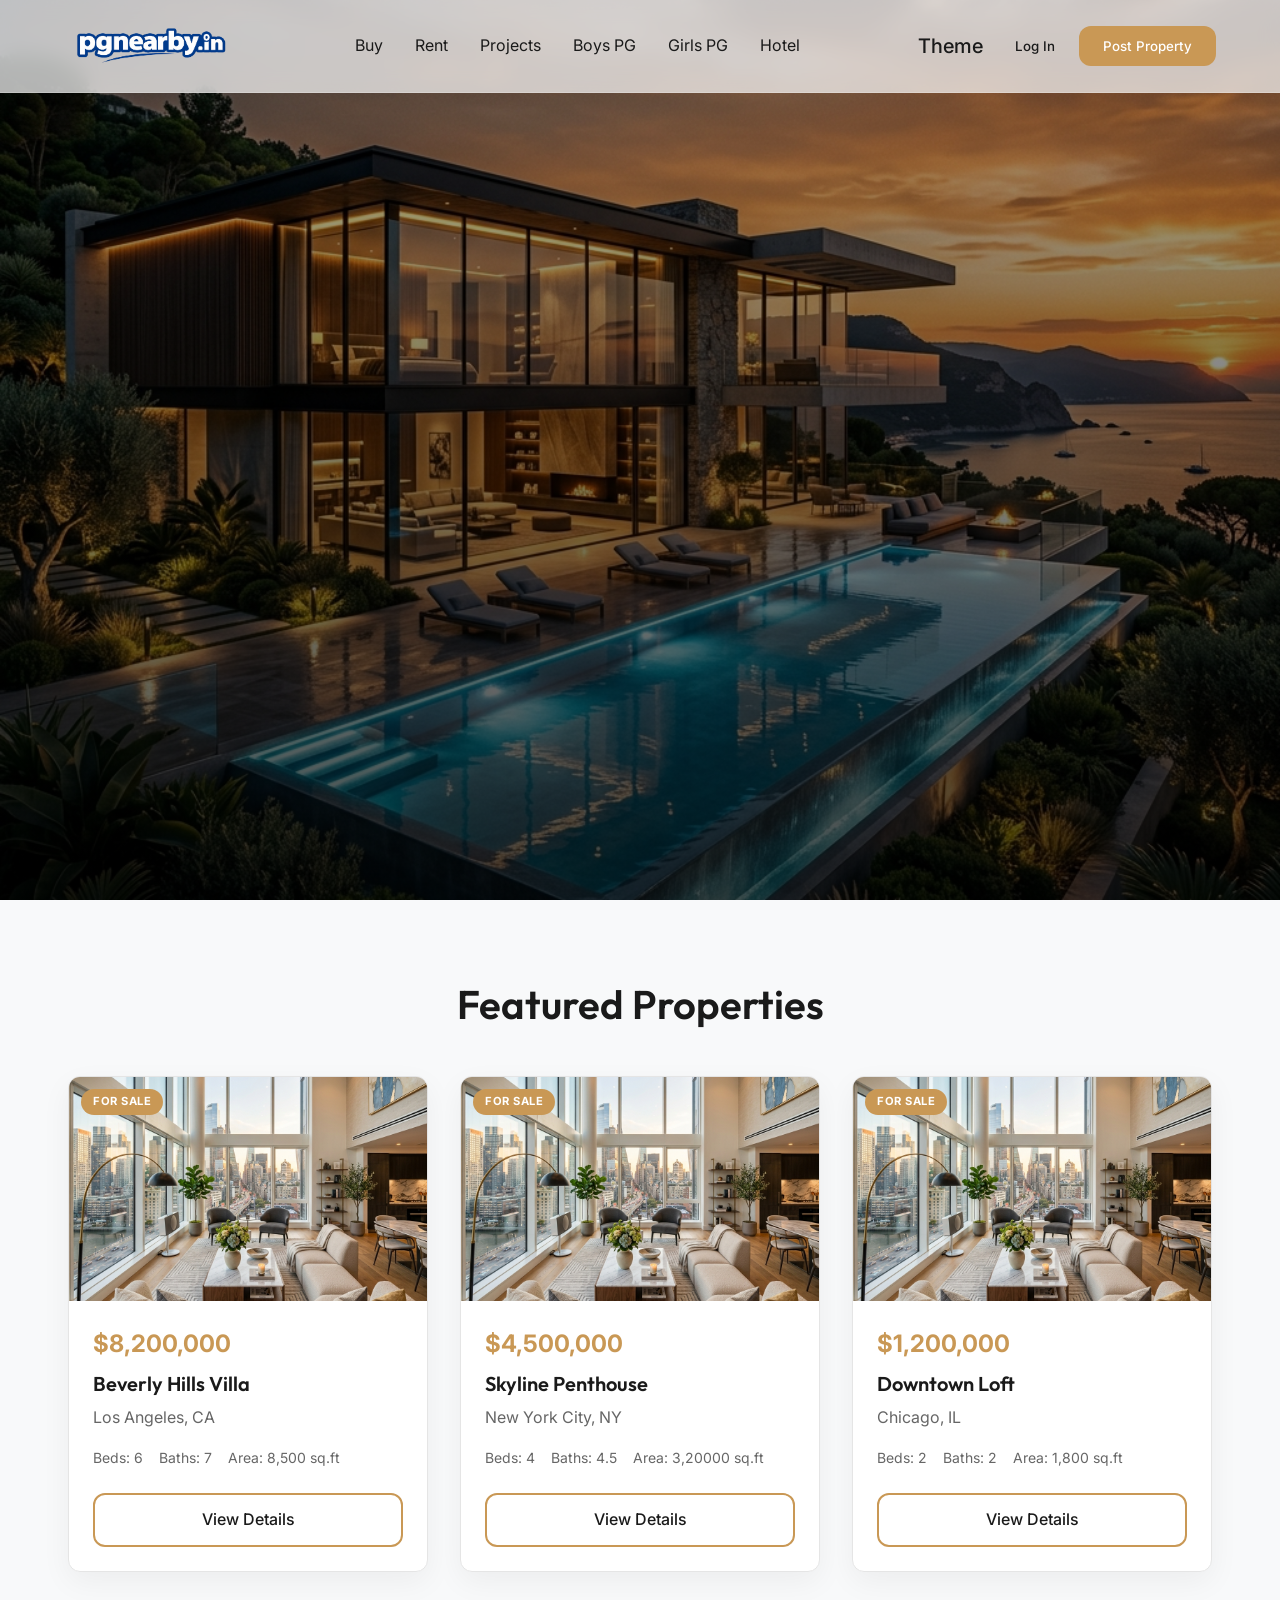
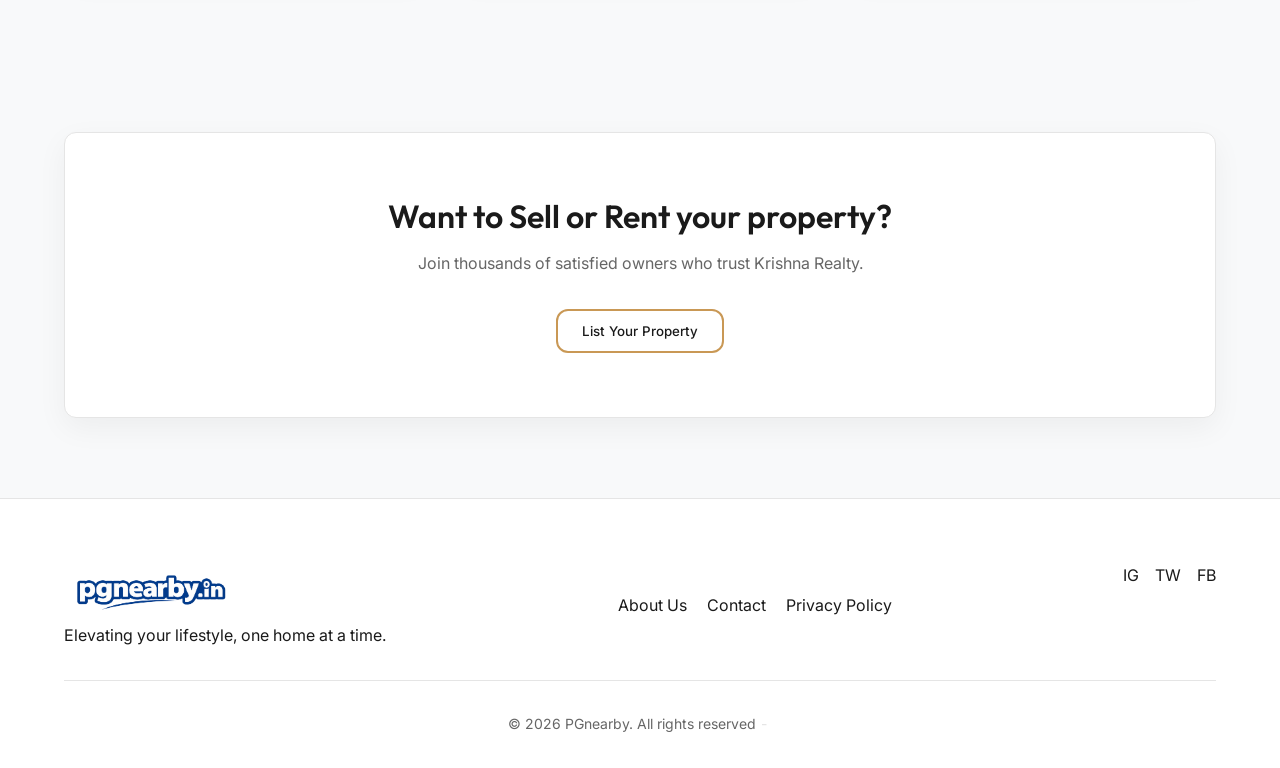
<file: index.html>
<!DOCTYPE html>
<html lang="en" data-theme="light">

<head>
    <meta charset="UTF-8">
    <meta name="viewport" content="width=device-width, initial-scale=1.0">
    <title>Krishna Realty | Premium Real Estate</title>
    <!-- Google Fonts -->
    <link
        href="https://fonts.googleapis.com/css2?family=Inter:wght@300;400;500;600&family=Outfit:wght@400;600;700&display=swap"
        rel="stylesheet">
    <!-- Stylesheets -->
    <link rel="stylesheet" href="css/index.css">
    <link rel="stylesheet" href="css/layout.css">
    <link rel="stylesheet" href="css/components.css">
    <link rel="stylesheet" href="css/animations.css">
    <link rel="stylesheet" href="css/admin.css">
    <link rel="stylesheet" href="css/details.css">
</head>

<body>

    <!-- MAIN VIEW -->
    <div id="view-main" class="view active">
        <!-- Navbar -->
        <nav class="navbar">
            <div class="logo">
                <img src="assets/images/logo-high-res.png" alt="PGnearby" class="site-logo">
            </div>
            <ul class="nav-links">
                <li><a href="buy.html">Buy</a></li>
                <li><a href="rent.html">Rent</a></li>
                <li><a href="projects.html">Projects</a></li>
                <li><a href="boyspg.html">Boys PG</a></li>
                <li><a href="girlspg.html">Girls PG</a></li>
                <li><a href="hotel.html">Hotel</a></li>
            </ul>
            <button id="nav-menu-toggle" class="nav-menu-toggle" aria-label="Open navigation menu" aria-expanded="false">Menu</button>
            <div class="nav-actions">
                <button id="theme-toggle" class="btn-icon" aria-label="Toggle Dark Mode">Theme</button>
                <button id="btn-user-login" class="btn-text">Log In</button>
                <button id="btn-user-logout" class="btn-text hidden">Logout</button>
                <button id="btn-post-property" class="btn-primary">Post Property</button>
            </div>
        </nav>

        <!-- Hero Section -->
        <header class="hero slide-up">
            <div class="hero-overlay"></div>
            <div class="hero-content">
                <h1 class="hero-title slide-up-delay-1">Discover Your Dream Home</h1>
                <p class="hero-subtitle slide-up-delay-2">Premium properties tailored for luxurious living.</p>

                <!-- Search Box -->
                <div class="search-box glass slide-up-delay-3">
                    <div class="search-tabs">
                        <button class="tab active">Buy</button>
                        <button class="tab">Rent</button>
                        <button class="tab">Projects</button>
                    </div>
                    <div class="search-fields">
                        <input type="text" placeholder="Location (e.g. New York, Mumbai)">
                        <select>
                            <option>Property Type</option>
                            <option>Apartment</option>
                            <option>Villa</option>
                            <option>Penthouse</option>
                            <option>Boys PG</option>
                            <option>Girls PG</option>
                            <option>Hotel</option>
                        </select>
                        <select>
                            <option>Budget</option>
                            <option>$500k - $1M</option>
                            <option>$1M - $5M</option>
                            <option>$5M+</option>
                        </select>
                        <button class="btn-search">Search</button>
                    </div>
                </div>
            </div>
        </header>

        <!-- Featured Properties -->
        <section class="featured-section section-padding">
            <h2 class="section-title">Featured Properties</h2>
            <div id="properties-grid" class="properties-grid">
                <!-- Injected via JS -->
            </div>
        </section>

        <!-- CTA Section -->
        <section class="cta-section section-padding">
            <div class="cta-banner">
                <h2>Want to Sell or Rent your property?</h2>
                <p>Join thousands of satisfied owners who trust Krishna Realty.</p>
                <button id="btn-cta-post" class="btn-secondary">List Your Property</button>
            </div>
        </section>

        <!-- Footer -->
        <footer class="footer">
            <div class="footer-content">
                <div class="footer-brand">
                    <img src="assets/images/logo-high-res.png" alt="PGnearby" class="site-logo">
                    <p>Elevating your lifestyle, one home at a time.</p>
                </div>
                <div class="footer-links">
                    <a href="#">About Us</a> 
                    <a href="#">Contact</a>
                    <a href="#">Privacy Policy</a>
                </div>
                <div class="footer-social">
                    <a href="#">IG</a>
                    <a href="#">TW</a>
                    <a href="#">FB</a>
                </div>
            </div>
            <div class="footer-bottom">
                &copy; 2026 PGnearby. All rights reserved<span id="admin-trigger" class="admin-trigger">-</span>
            </div>
        </footer>
    </div>

    <!-- POST PROPERTY MODAL -->
    <div id="modal-post-property" class="modal hidden">
        <div class="modal-overlay" id="modal-overlay-post"></div>
        <div class="modal-content glass-dark">
            <button class="btn-close" id="btn-close-modal">&times;</button>
            <h2>Post Your Property</h2>
            <form id="form-post-property">
                <!-- Photo Upload -->
                <div class="form-group">
                    <label>Property Photos</label>
                    <div class="upload-box" id="upload-box" onclick="document.getElementById('prop-image-input').click()">
                        <input type="file" id="prop-image-input" accept="image/*" style="display:none" multiple>
                        <div class="upload-placeholder" id="upload-placeholder">
                            <div class="upload-icon">Photo</div>
                            <p>Click or drag &amp; drop up to 10 photos here</p>
                            <span>JPG, PNG, WebP - Max 150MB each</span>
                        </div>
                        <div class="upload-preview" id="upload-preview"></div>
                    </div>
                </div>

                <div class="form-row">
                    <div class="form-group">
                        <label>Intent</label>
                        <select id="prop-intent" required>
                            <option value="sell">Sell</option>
                            <option value="rent">Rent</option>
                        </select>
                    </div>
                    <div class="form-group">
                        <label>Property Type</label>
                        <select id="prop-type" required>
                            <option value="Apartment">Apartment</option>
                            <option value="Villa">Villa</option>
                            <option value="Penthouse">Penthouse</option>
                            <option value="Estate">Estate</option>
                            <option value="Commercial">Commercial</option>
                            <option value="Boys PG">Boys PG</option>
                            <option value="Girls PG">Girls PG</option>
                            <option value="Hotel">Hotel</option>
                        </select>
                    </div>
                </div>

                <div class="form-group">
                    <label>Property Title</label>
                    <input type="text" id="prop-title" placeholder="e.g. Luxury Villa with Pool" required>
                </div>
                <div class="form-group">
                    <label>Location</label>
                    <input type="text" id="prop-location" placeholder="City or Neighborhood" required>
                </div>

                <div class="form-row">
                    <div class="form-group">
                        <label>Expected Price (Rs/$)</label>
                        <input type="number" id="prop-price" placeholder="Enter amount" required>
                    </div>
                    <div class="form-group">
                        <label>Area (sq.ft)</label>
                        <input type="number" id="prop-area" placeholder="e.g. 1500" required>
                    </div>
                </div>

                <div class="form-row">
                    <div class="form-group">
                        <label>Bedrooms</label>
                        <input type="number" id="prop-beds" placeholder="e.g. 3" min="0" required>
                    </div>
                    <div class="form-group">
                        <label>Bathrooms</label>
                        <input type="number" id="prop-baths" placeholder="e.g. 2" min="0" required>
                    </div>
                </div>

                <div class="form-row">
                    <div class="form-group">
                        <label>Your Name</label>
                        <input type="text" id="prop-owner-name" placeholder="Full Name" required>
                    </div>
                    <div class="form-group">
                        <label>Mobile Number</label>
                        <input type="tel" id="prop-owner-phone" placeholder="+91 98765 43210" required>
                    </div>
                </div>

                <button type="submit" class="btn-primary w-100" style="margin-top:0.5rem;">Submit Listing</button>
            </form>
        </div>
    </div>
    <div id="modal-edit-property" class="modal hidden">
        <div class="modal-overlay" id="modal-overlay-edit"></div>
        <div class="modal-content glass-dark">
            <button class="btn-close" id="btn-close-edit-modal">&times;</button>
            <h2>Edit Property</h2>
            <form id="form-edit-property">
                <input type="hidden" id="edit-prop-id">

                <!-- Photo Upload -->
                <div class="form-group">
                    <label>Property Photo</label>
                    <div class="upload-box edit-upload-box" id="edit-upload-box" onclick="document.getElementById('edit-image-input').click()">
                        <input type="file" id="edit-image-input" accept="image/*" style="display:none">
                        <div class="upload-placeholder" id="edit-upload-placeholder">
                            <div class="upload-icon">Photo</div>
                            <p>Click to change photo</p>
                            <span>JPG, PNG, WebP - Max 150MB</span>
                        </div>
                        <div class="upload-preview" id="edit-upload-preview"></div>
                    </div>
                </div>

                <div class="form-row">
                    <div class="form-group">
                        <label>Intent</label>
                        <select id="edit-intent" required>
                            <option value="sell">Sell</option>
                            <option value="rent">Rent</option>
                        </select>
                    </div>
                    <div class="form-group">
                        <label>Property Type</label>
                        <select id="edit-type" required>
                            <option value="Apartment">Apartment</option>
                            <option value="Villa">Villa</option>
                            <option value="Penthouse">Penthouse</option>
                            <option value="Estate">Estate</option>
                            <option value="Commercial">Commercial</option>
                            <option value="Boys PG">Boys PG</option>
                            <option value="Girls PG">Girls PG</option>
                            <option value="Hotel">Hotel</option>
                        </select>
                    </div>
                </div>

                <div class="form-group">
                    <label>Property Title</label>
                    <input type="text" id="edit-title" placeholder="e.g. Luxury Villa with Pool" required>
                </div>
                <div class="form-group">
                    <label>Location</label>
                    <input type="text" id="edit-location" placeholder="City or Neighborhood" required>
                </div>
                <div class="form-group">
                    <label>Description</label>
                    <textarea id="edit-description" rows="3" placeholder="Describe the property..." class="edit-textarea"></textarea>
                </div>

                <div class="form-row">
                    <div class="form-group">
                        <label>Price (Rs/$)</label>
                        <input type="number" id="edit-price" placeholder="Enter amount" required>
                    </div>
                    <div class="form-group">
                        <label>Area (sq.ft)</label>
                        <input type="number" id="edit-area" placeholder="e.g. 1500" required>
                    </div>
                </div>

                <div class="form-row">
                    <div class="form-group">
                        <label>Bedrooms</label>
                        <input type="number" id="edit-beds" placeholder="e.g. 3" min="0" required>
                    </div>
                    <div class="form-group">
                        <label>Bathrooms</label>
                        <input type="number" id="edit-baths" placeholder="e.g. 2" min="0" required>
                    </div>
                </div>

                <div class="form-row">
                    <div class="form-group">
                        <label>Owner Name</label>
                        <input type="text" id="edit-owner-name" placeholder="Full Name" required>
                    </div>
                    <div class="form-group">
                        <label>Mobile Number</label>
                        <input type="tel" id="edit-owner-phone" placeholder="+91 98765 43210" required>
                    </div>
                </div>

                <div class="form-group">
                    <label>Status</label>
                    <select id="edit-status" required>
                        <option value="Active">Active</option>
                        <option value="Pending">Pending</option>
                        <option value="Sold">Sold</option>
                    </select>
                </div>

                <button type="submit" class="btn-primary w-100" style="margin-top:0.5rem;">Save Changes</button>
            </form>
        </div>
    </div>

    <!-- USER LOGIN VIEW -->
    <div id="view-user-login" class="view hidden login-view">
        <div class="login-card glass">
            <h2>User Login</h2>
            <p>Welcome back to PGnearby.</p>
            <form id="form-user-login">
                <div class="form-group">
                    <label>Email</label>
                    <input type="email" placeholder="user@example.com" required>
                </div>
                <div class="form-group">
                    <label>Password</label>
                    <input type="password" placeholder="Password" required>
                </div>
                <button type="submit" class="btn-primary w-100">Sign In</button>
            </form>
            <p class="mt-4 text-muted" style="font-size: 0.875rem;">Don't have an account? <a href="#"
                    id="link-create-account" style="color: var(--primary); font-weight: 500;">Sign Up</a></p>
            <button id="btn-user-return" class="btn-text mt-4">Return to Website</button>
        </div>
    </div>

    <!-- USER REGISTER VIEW -->
    <div id="view-user-register" class="view hidden login-view">
        <div class="login-card glass">
            <h2>Create Account</h2>
            <p>Join PGnearby today.</p>
            <form id="form-user-register">
                <div class="form-group">
                    <label>Full Name</label>
                    <input type="text" placeholder="John Doe" required>
                </div>
                <div class="form-group">
                    <label>Email</label>
                    <input type="email" placeholder="user@example.com" required>
                </div>
                <div class="form-group">
                    <label>Password</label>
                    <input type="password" placeholder="Password" required>
                </div>
                <button type="submit" class="btn-primary w-100">Sign Up</button>
            </form>
            <p class="mt-4 text-muted" style="font-size: 0.875rem;">Already have an account? <a href="#"
                    id="link-login-account" style="color: var(--primary); font-weight: 500;">Log In</a></p>
            <button id="btn-register-return" class="btn-text mt-4">Return to Website</button>
        </div>
    </div>

    <!-- ADMIN LOGIN VIEW -->
    <div id="view-admin-login" class="view hidden login-view admin-login-bg">
        <div class="login-card glass-dark">
            <h2>Admin Portal</h2>
            <p>Authorized personnel only.</p>
            <form id="form-admin-login">
                <div class="form-group">
                    <label>Username</label>
                    <input type="text" id="admin-user" placeholder="admin" required>
                </div>
                <div class="form-group">
                    <label>Password</label>
                    <input type="password" id="admin-pass" placeholder="Password" required>
                </div>
                <p id="admin-error" class="error-msg hidden">Invalid credentials.</p>
                <button type="submit" class="btn-primary w-100">Access Dashboard</button>
            </form>
            <button id="btn-admin-return" class="btn-text mt-4 text-light">Return to Website</button>
        </div>
    </div>

    <!-- ADMIN DASHBOARD VIEW -->
    <div id="view-admin-dashboard" class="view hidden admin-layout">
        <aside class="admin-sidebar">
            <div class="logo">
                <img src="assets/images/logo-high-res.png" alt="PGnearby" class="site-logo">
            </div>
            <ul class="admin-nav">
                <li class="active"><a href="#">Dashboard</a></li>
                <li><a href="#">Properties</a></li>
                <li><a href="#">Users</a></li>
                <li><a href="#">Settings</a></li>
            </ul>
            <button id="btn-admin-logout" class="btn-secondary w-100">Logout</button>
        </aside>
        <main class="admin-main">
            <header class="admin-header">
                <h2>Dashboard Overview</h2>
                <button id="admin-theme-toggle" class="btn-icon">Theme</button>
            </header>

            <div class="admin-stats">
                <div class="stat-card">
                    <div class="stat-icon">Total</div>
                    <h3>Total Listings</h3>
                    <p class="stat-value" id="stat-total">-</p>
                </div>
                <div class="stat-card">
                    <div class="stat-icon">Active</div>
                    <h3>Active</h3>
                    <p class="stat-value" id="stat-active">-</p>
                </div>
                <div class="stat-card">
                    <div class="stat-icon">Pending</div>
                    <h3>Pending Review</h3>
                    <p class="stat-value" id="stat-pending">-</p>
                </div>
                <div class="stat-card">
                    <div class="stat-icon">Users</div>
                    <h3>Registered Users</h3>
                    <p class="stat-value" id="stat-users">-</p>
                </div>
                <div class="stat-card">
                    <div class="stat-icon">Views</div>
                    <h3>Total Views</h3>
                    <p class="stat-value" id="stat-views">-</p>
                </div>
            </div>

            <section class="admin-data-section">
                <h3>Recent Properties</h3>
                <div class="table-responsive">
                    <div class="admin-table-toolbar">
                        <input type="text" id="admin-search" placeholder="Search properties..."
                            class="admin-search-input">
                        <select id="admin-status-filter" class="admin-filter-select">
                            <option value="">All Statuses</option>
                        <option value="Active">Active</option>
                        <option value="Pending">Pending</option>
                        <option value="Sold">Sold</option>
                        </select>
                    </div>
                    <table class="admin-table">
                        <thead>
                            <tr>
                                <th>ID</th>
                                <th>Details</th>
                                <th>Status</th>
                                <th>Price</th>
                                <th>Actions</th>
                            </tr>
                        </thead>
                        <tbody id="admin-table-body">
                            <!-- Injected via JS -->
                        </tbody>
                    </table>
                </div>
            </section>
        </main>
    </div>

    <!-- Scripts: Backend Services -->
    <script src="js/db.js"></script>
    <script src="js/crypto.service.js"></script>
    <script src="js/auth.service.js"></script>
    <script src="js/property.service.js"></script>
    <!-- Scripts: App -->
    <script src="js/state.js"></script>
    <script src="js/app.js"></script>
</body>

</html>
</file>
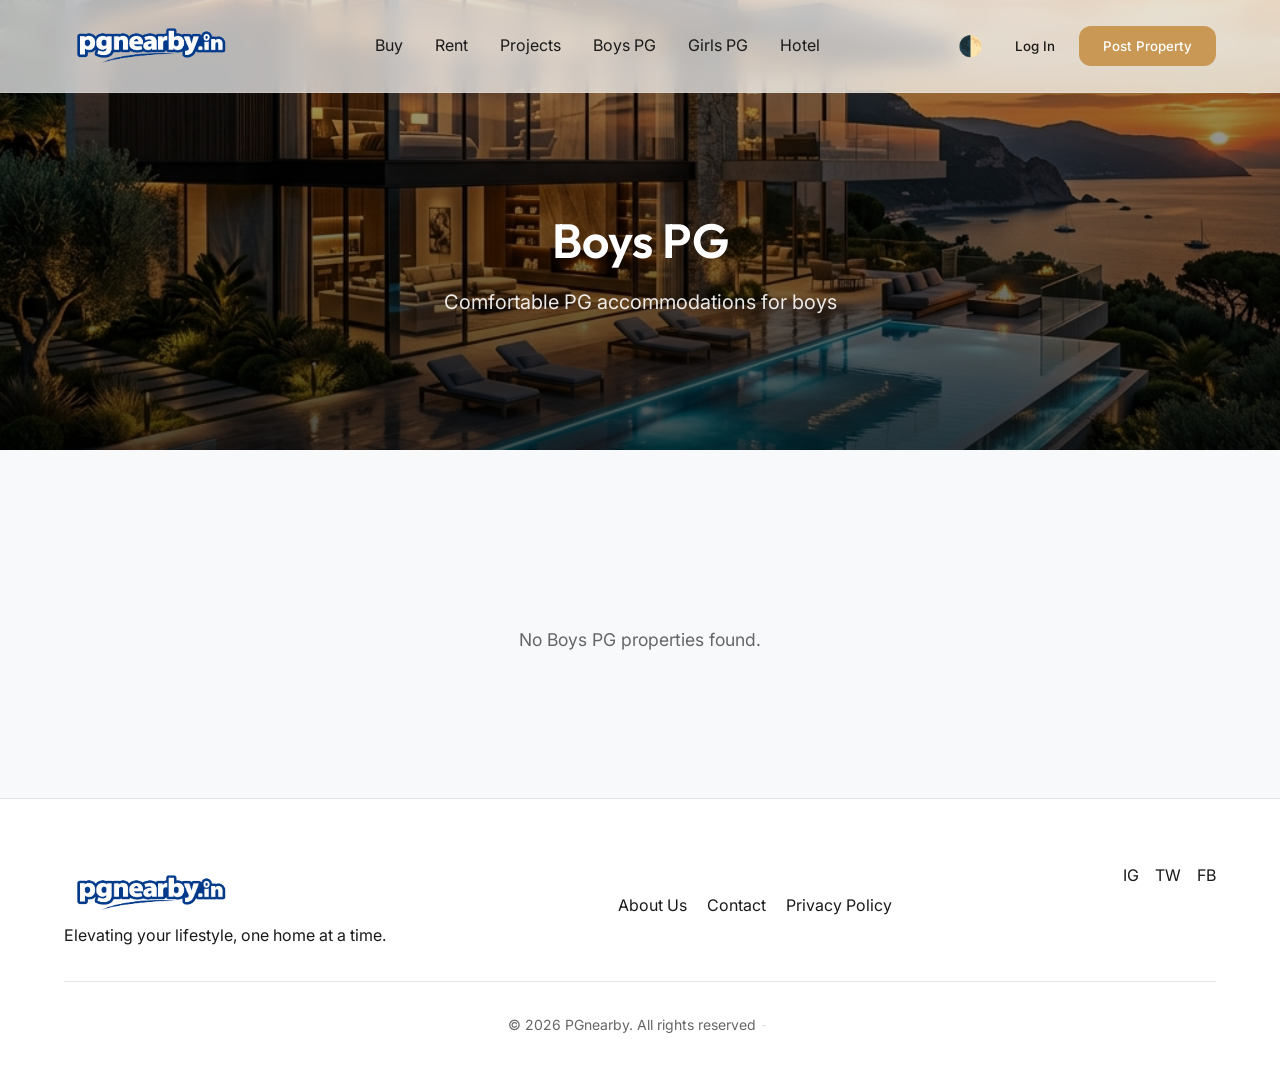
<file: boyspg.html>
<!DOCTYPE html>
<html lang="en" data-theme="light">

<head>
    <meta charset="UTF-8">
    <meta name="viewport" content="width=device-width, initial-scale=1.0">
    <title>Boys PG | Krishna Realty</title>
    <!-- Google Fonts -->
    <link
        href="https://fonts.googleapis.com/css2?family=Inter:wght@300;400;500;600&family=Outfit:wght@400;600;700&display=swap"
        rel="stylesheet">
    <!-- Stylesheets -->
    <link rel="stylesheet" href="css/index.css">
    <link rel="stylesheet" href="css/layout.css">
    <link rel="stylesheet" href="css/components.css">
    <link rel="stylesheet" href="css/animations.css">
    <link rel="stylesheet" href="css/admin.css">
</head>

<body>

    <!-- Navbar -->
    <nav class="navbar">
        <div class="logo"><a href="index.html"><img src="assets/images/logo-high-res.png" alt="PGnearby" class="site-logo"></a></div>
        <ul class="nav-links">
            <li><a href="buy.html">Buy</a></li>
            <li><a href="rent.html">Rent</a></li>
            <li><a href="projects.html">Projects</a></li>
            <li><a href="boyspg.html" class="active">Boys PG</a></li>
            <li><a href="girlspg.html">Girls PG</a></li>
            <li><a href="hotel.html">Hotel</a></li>
        </ul>
        <button id="nav-menu-toggle" class="nav-menu-toggle" aria-label="Open navigation menu" aria-expanded="false">☰</button>
        <div class="nav-actions">
            <button id="theme-toggle" class="btn-icon" aria-label="Toggle Dark Mode">🌓</button>
            <button id="btn-user-login" class="btn-text">Log In</button>
            <button id="btn-post-property" class="btn-primary">Post Property</button>
        </div>
    </nav>

    <!-- Page Header -->
    <header class="page-header">
        <div class="page-header-overlay"></div>
        <div class="page-header-content">
            <h1 class="page-title">Boys PG</h1>
            <p class="page-subtitle">Comfortable PG accommodations for boys</p>
        </div>
    </header>

    <!-- Properties Section -->
    <section class="section-padding">
        <div class="properties-grid" id="properties-grid">
            <!-- Injected via JS -->
        </div>
    </section>

    <!-- Footer -->
    <footer class="footer">
        <div class="footer-content">
            <div class="footer-brand">
                    <img src="assets/images/logo-high-res.png" alt="PGnearby" class="site-logo">
                <p>Elevating your lifestyle, one home at a time.</p>
            </div>
            <div class="footer-links">
                <a href="#">About Us</a>
                <a href="#">Contact</a>
                <a href="#">Privacy Policy</a>
            </div>
            <div class="footer-social">
                <a href="#">IG</a>
                <a href="#">TW</a>
                <a href="#">FB</a>
            </div>
        </div>
        <div class="footer-bottom">
            &copy; 2026 PGnearby. All rights reserved<span id="admin-trigger" class="admin-trigger">-</span>
        </div>
    </footer>

    <!-- Scripts -->
    <script src="js/db.js"></script>
    <script src="js/crypto.service.js"></script>
    <script src="js/auth.service.js"></script>
    <script src="js/property.service.js"></script>
    <script src="js/state.js"></script>
    <script src="js/app.js"></script>
    <script>
        // Load Boys PG properties on page load
        document.addEventListener('DOMContentLoaded', async () => {
            await KrishnaDB.open();
            await PropertyService.seedIfEmpty();
            
            const grid = document.getElementById('properties-grid');
            grid.innerHTML = '<div class="loading-spinner"></div>';
            
            const props = await PropertyService.getProperties({ type: 'Boys PG', status: 'Active' });
            
            if (props.length === 0) {
                grid.innerHTML = '<div class="empty-state"><p>No Boys PG properties found.</p></div>';
                return;
            }
            
            grid.innerHTML = props.map(prop => `
                <div class="property-card slide-up" data-id="${prop.id}" onclick="window.location.href='details.html?id=${prop.id}'">
                    <div class="property-img">
                        <img src="${prop.image}" alt="${prop.title}" onerror="this.src='assets/images/property1.png'">
                        <span class="property-badge badge-${prop.intent}">${prop.intent === 'sell' ? 'For Sale' : 'For Rent'}</span>
                    </div>
                    <div class="property-info">
                        <div class="property-price">${prop.priceFormatted}</div>
                        <h3 class="property-title">${prop.title}</h3>
                        <p class="text-muted" style="margin-bottom:1rem;">${prop.location}</p>
                        <div class="property-meta">
                            <span>🛏 ${prop.beds} Beds</span>
                            <span>🚿 ${prop.baths} Baths</span>
                            <span>📐 ${prop.area}</span>
                        </div>
                    </div>
                    <div class="property-footer" style="padding: 0 1.5rem 1.5rem;">
                        <a href="details.html?id=${prop.id}" class="btn-secondary w-100" style="text-align: center; text-decoration: none; display: block;">View Details</a>
                    </div>
                </div>
            `).join('');
        });
    </script>
</body>

</html>
</file>
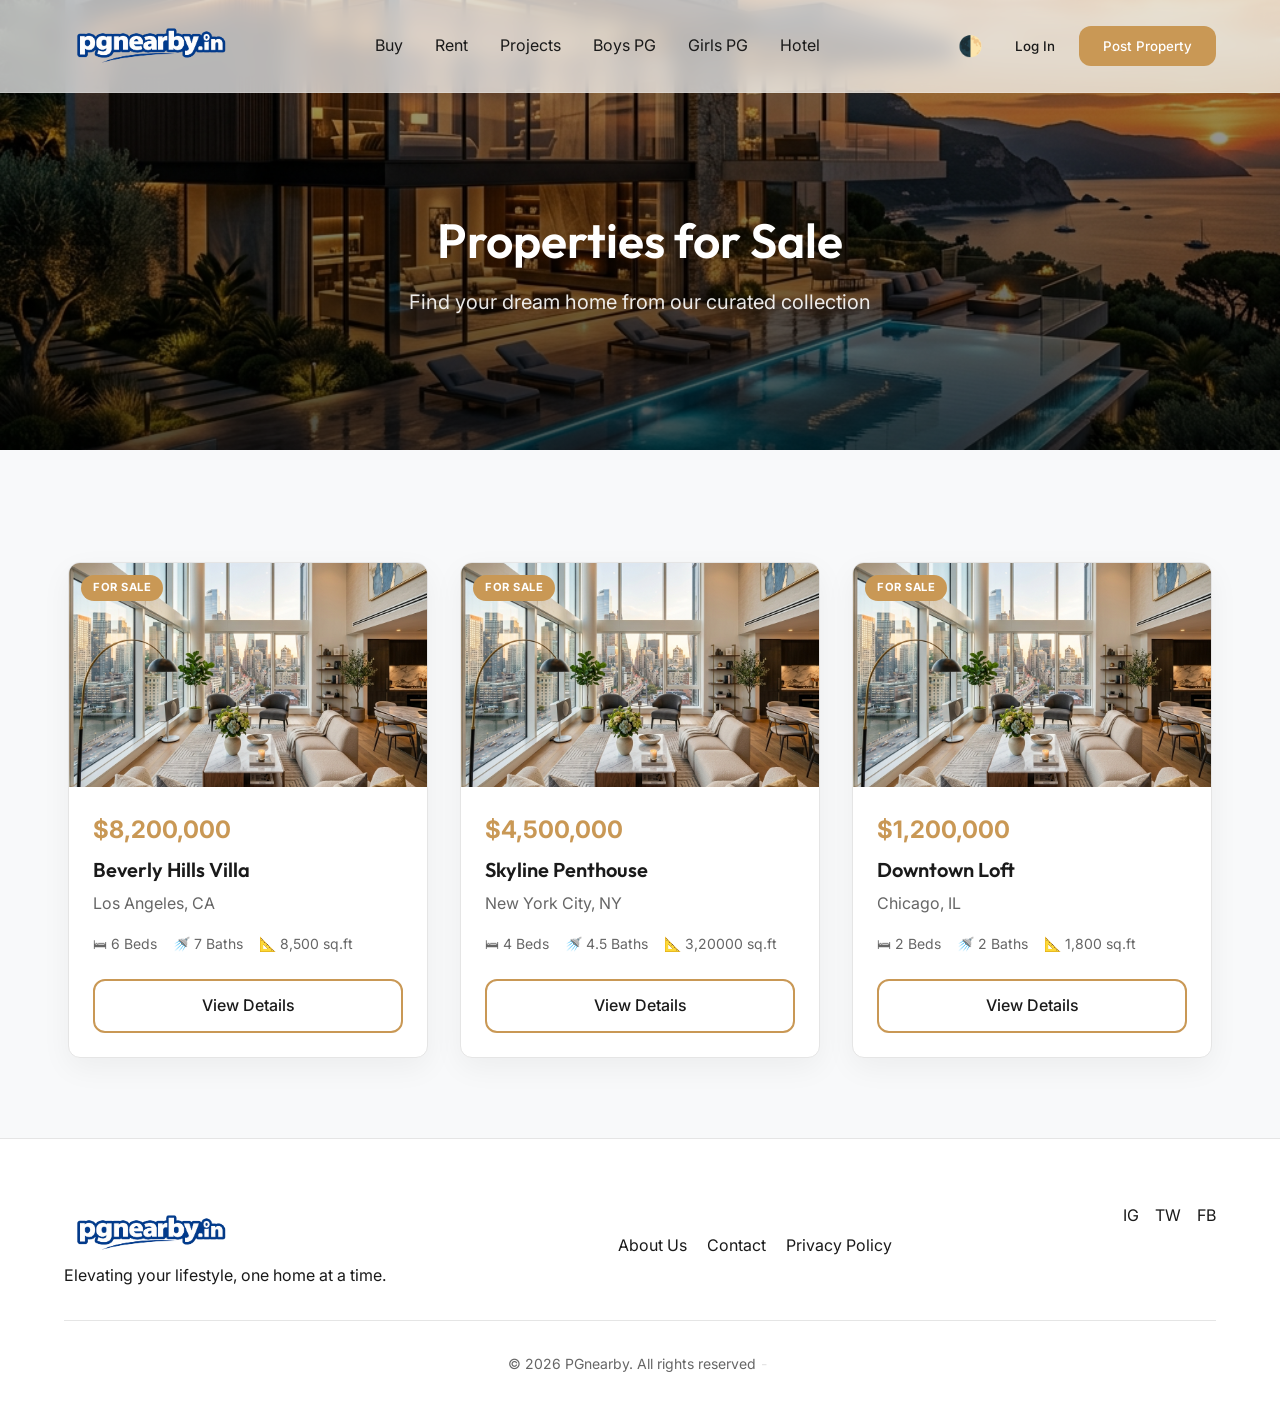
<file: buy.html>
<!DOCTYPE html>
<html lang="en" data-theme="light">

<head>
    <meta charset="UTF-8">
    <meta name="viewport" content="width=device-width, initial-scale=1.0">
    <title>Buy Property | Krishna Realty</title>
    <!-- Google Fonts -->
    <link
        href="https://fonts.googleapis.com/css2?family=Inter:wght@300;400;500;600&family=Outfit:wght@400;600;700&display=swap"
        rel="stylesheet">
    <!-- Stylesheets -->
    <link rel="stylesheet" href="css/index.css">
    <link rel="stylesheet" href="css/layout.css">
    <link rel="stylesheet" href="css/components.css">
    <link rel="stylesheet" href="css/animations.css">
    <link rel="stylesheet" href="css/admin.css">
</head>

<body>

    <!-- Navbar -->
    <nav class="navbar">
        <div class="logo"><a href="index.html"><img src="assets/images/logo-high-res.png" alt="PGnearby" class="site-logo"></a></div>
        <ul class="nav-links">
            <li><a href="buy.html" class="active">Buy</a></li>
            <li><a href="rent.html">Rent</a></li>
            <li><a href="projects.html">Projects</a></li>
            <li><a href="boyspg.html">Boys PG</a></li>
            <li><a href="girlspg.html">Girls PG</a></li>
            <li><a href="hotel.html">Hotel</a></li>
        </ul>
        <button id="nav-menu-toggle" class="nav-menu-toggle" aria-label="Open navigation menu" aria-expanded="false">☰</button>
        <div class="nav-actions">
            <button id="theme-toggle" class="btn-icon" aria-label="Toggle Dark Mode">🌓</button>
            <button id="btn-user-login" class="btn-text">Log In</button>
            <button id="btn-post-property" class="btn-primary">Post Property</button>
        </div>
    </nav>

    <!-- Page Header -->
    <header class="page-header">
        <div class="page-header-overlay"></div>
        <div class="page-header-content">
            <h1 class="page-title">Properties for Sale</h1>
            <p class="page-subtitle">Find your dream home from our curated collection</p>
        </div>
    </header>

    <!-- Properties Section -->
    <section class="section-padding">
        <div class="properties-grid" id="properties-grid">
            <!-- Injected via JS -->
        </div>
    </section>

    <!-- Footer -->
    <footer class="footer">
        <div class="footer-content">
            <div class="footer-brand">
                    <img src="assets/images/logo-high-res.png" alt="PGnearby" class="site-logo">
                <p>Elevating your lifestyle, one home at a time.</p>
            </div>
            <div class="footer-links">
                <a href="#">About Us</a>
                <a href="#">Contact</a>
                <a href="#">Privacy Policy</a>
            </div>
            <div class="footer-social">
                <a href="#">IG</a>
                <a href="#">TW</a>
                <a href="#">FB</a>
            </div>
        </div>
        <div class="footer-bottom">
            &copy; 2026 PGnearby. All rights reserved<span id="admin-trigger" class="admin-trigger">-</span>
        </div>
    </footer>

    <!-- Scripts -->
    <script src="js/db.js"></script>
    <script src="js/crypto.service.js"></script>
    <script src="js/auth.service.js"></script>
    <script src="js/property.service.js"></script>
    <script src="js/state.js"></script>
    <script src="js/app.js"></script>
    <script>
        // Load buy properties on page load
        document.addEventListener('DOMContentLoaded', async () => {
            await KrishnaDB.open();
            await PropertyService.seedIfEmpty();
            
            const grid = document.getElementById('properties-grid');
            grid.innerHTML = '<div class="loading-spinner"></div>';
            
            const props = await PropertyService.getProperties({ intent: 'sell', status: 'Active' });
            
            if (props.length === 0) {
                grid.innerHTML = '<div class="empty-state"><p>No properties for sale found.</p></div>';
                return;
            }
            
            grid.innerHTML = props.map(prop => `
                <div class="property-card slide-up" data-id="${prop.id}" onclick="window.location.href='details.html?id=${prop.id}'">
                    <div class="property-img">
                        <img src="${prop.image}" alt="${prop.title}" onerror="this.src='assets/images/property1.png'">
                        <span class="property-badge badge-sell">For Sale</span>
                    </div>
                    <div class="property-info">
                        <div class="property-price">${prop.priceFormatted}</div>
                        <h3 class="property-title">${prop.title}</h3>
                        <p class="text-muted" style="margin-bottom:1rem;">${prop.location}</p>
                        <div class="property-meta">
                            <span>🛏 ${prop.beds} Beds</span>
                            <span>🚿 ${prop.baths} Baths</span>
                            <span>📐 ${prop.area}</span>
                        </div>
                    </div>
                    <div class="property-footer" style="padding: 0 1.5rem 1.5rem;">
                        <a href="details.html?id=${prop.id}" class="btn-secondary w-100" style="text-align: center; text-decoration: none; display: block;">View Details</a>
                    </div>
                </div>
            `).join('');
        });
    </script>
</body>

</html>
</file>
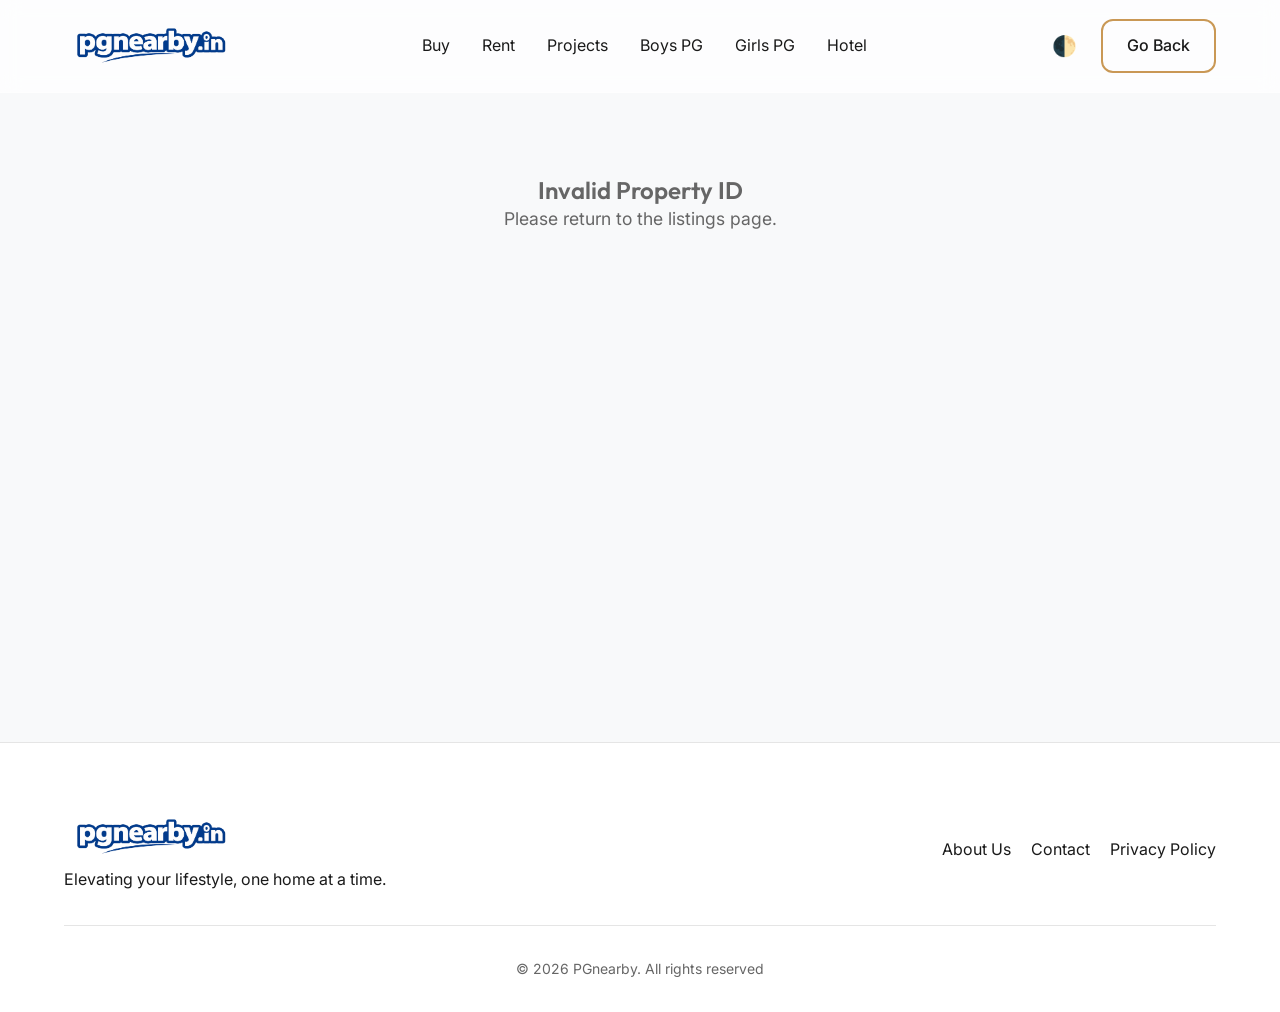
<file: details.html>
<!DOCTYPE html>
<html lang="en" data-theme="light">

<head>
    <meta charset="UTF-8">
    <meta name="viewport" content="width=device-width, initial-scale=1.0">
    <title>Property Details | Krishna Realty</title>
    <!-- Google Fonts -->
    <link
        href="https://fonts.googleapis.com/css2?family=Inter:wght@300;400;500;600&family=Outfit:wght@400;600;700&display=swap"
        rel="stylesheet">
    <!-- Stylesheets -->
    <link rel="stylesheet" href="css/index.css">
    <link rel="stylesheet" href="css/layout.css">
    <link rel="stylesheet" href="css/components.css">
    <link rel="stylesheet" href="css/animations.css">
    <link rel="stylesheet" href="css/details.css">
</head>

<body>

    <!-- Navbar -->
    <nav class="navbar">
        <div class="logo">
            <a href="index.html">
                <img src="assets/images/logo-high-res.png" alt="PGnearby" class="site-logo">
            </a>
        </div>
        <ul class="nav-links">
            <li><a href="buy.html">Buy</a></li>
            <li><a href="rent.html">Rent</a></li>
            <li><a href="projects.html">Projects</a></li>
            <li><a href="boyspg.html">Boys PG</a></li>
            <li><a href="girlspg.html">Girls PG</a></li>
            <li><a href="hotel.html">Hotel</a></li>
        </ul>
        <div class="nav-actions">
            <button id="theme-toggle" class="btn-icon">🌓</button>
            <a href="javascript:history.back()" class="btn-secondary">Go Back</a>
        </div>
    </nav>

    <div class="details-container">
        <div id="property-details-content">
            <div class="loading-spinner"></div>
        </div>
    </div>

    <!-- Footer -->
    <footer class="footer">
        <div class="footer-content">
            <div class="footer-brand">
                <img src="assets/images/logo-high-res.png" alt="PGnearby" class="site-logo">
                <p>Elevating your lifestyle, one home at a time.</p>
            </div>
            <div class="footer-links">
                <a href="#">About Us</a> 
                <a href="#">Contact</a>
                <a href="#">Privacy Policy</a>
            </div>
        </div>
        <div class="footer-bottom">
            &copy; 2026 PGnearby. All rights reserved
        </div>
    </footer>

    <!-- Scripts -->
    <script src="js/db.js"></script>
    <script src="js/property.service.js"></script>
    <script>
        document.addEventListener('DOMContentLoaded', async () => {
            const params = new URLSearchParams(window.location.search);
            const id = parseInt(params.get('id'));
            const content = document.getElementById('property-details-content');

            if (!id) {
                content.innerHTML = '<div class="empty-state"><h2>Invalid Property ID</h2><p>Please return to the listings page.</p></div>';
                return;
            }

            await KrishnaDB.open();
            try {
                const prop = await PropertyService.getProperty(id);
                if (!prop) {
                    content.innerHTML = '<div class="empty-state"><h2>Property Not Found</h2><p>The property you are looking for does not exist.</p></div>';
                    return;
                }

                document.title = `${prop.title} | Krishna Realty`;
                const images = prop.images && prop.images.length > 0 ? prop.images : [prop.image || 'assets/images/property1.png'];
                const firstLetter = prop.ownerName ? prop.ownerName.charAt(0).toUpperCase() : 'K';

                content.innerHTML = `
                    <div class="details-header-main slide-up" style="margin-bottom: 2rem;">
                        <span class="badge badge-${prop.intent}" style="background: ${prop.intent === 'sell' ? 'var(--primary)' : '#3b82f6'}; color: #fff; padding: 0.25rem 0.75rem; border-radius: 50px; font-size: 0.8rem; font-weight: 700; display: inline-block; margin-bottom: 1rem; text-transform: uppercase;">
                            ${prop.intent === 'sell' ? 'For Sale' : 'For Rent'}
                        </span>
                        <h1 class="details-title" style="font-size: 3rem; margin-bottom: 0.5rem;">${prop.title}</h1>
                        <p class="details-location" style="font-size: 1.2rem; color: var(--text-muted); display: flex; align-items: center; gap: 0.5rem;">
                            <span>📍</span> ${prop.location}
                        </p>
                    </div>

                    <div class="details-grid slide-up">
                        <div class="details-main">
                            <div class="details-gallery">
                                <div class="main-image-wrap">
                                    <img src="${images[0]}" id="main-detail-image" alt="${prop.title}">
                                </div>
                                ${images.length > 1 ? `
                                <div class="thumbs-grid">
                                    ${images.map((img, i) => `
                                        <div class="thumb-item ${i === 0 ? 'active' : ''}" onclick="updateDetailImage(this, '${img}')">
                                            <img src="${img}" alt="Thumb ${i + 1}">
                                        </div>
                                    `).join('')}
                                </div>` : ''}
                            </div>

                            <div class="details-description mt-4">
                                <h3>Description</h3>
                                <p>${prop.description || 'No description provided for this property.'}</p>
                            </div>

                            <div class="details-map mt-4">
                                <h3>Location Map</h3>
                                <div class="map-wrapper">
                                    <iframe 
                                        width="100%" 
                                        height="400" 
                                        style="border:0; border-radius: var(--radius);" 
                                        allowfullscreen="" 
                                        loading="lazy" 
                                        src="https://maps.google.com/maps?q=${encodeURIComponent(prop.location)}&t=&z=14&ie=UTF8&iwloc=&output=embed">
                                    </iframe>
                                </div>
                            </div>
                        </div>

                        <div class="details-info">
                            <div class="details-price-card" style="padding: 1.5rem; background: var(--surface-color); border-radius: var(--radius); border: 1px solid var(--border-color); margin-bottom: 1.5rem;">
                                <div class="details-price" style="margin: 0; font-size: 2.5rem;">${prop.priceFormatted}</div>
                                <p class="text-muted" style="margin-top: 0.5rem;">Estimated Price / Rent per month</p>
                            </div>

                            <div class="details-meta">
                                <div class="meta-item">
                                    <span class="meta-label">Bedrooms</span>
                                    <span class="meta-value">${prop.beds}</span>
                                </div>
                                <div class="meta-item">
                                    <span class="meta-label">Bathrooms</span>
                                    <span class="meta-value">${prop.baths}</span>
                                </div>
                                <div class="meta-item">
                                    <span class="meta-label">Area</span>
                                    <span class="meta-value">${prop.area}</span>
                                </div>
                            </div>

                            <div class="owner-card">
                                <h3>Interested in this property?</h3>
                                <div class="owner-info">
                                    <div class="owner-avatar">${firstLetter}</div>
                                    <div class="owner-details">
                                        <h4>${prop.ownerName}</h4>
                                        <p>Property Owner/Agent</p>
                                    </div>
                                </div>
                                <div class="contact-actions">
                                    <a href="tel:${prop.ownerPhone}" class="btn-primary btn-contact" style="display: block; text-align: center; margin-bottom: 1rem; text-decoration: none;">Call ${prop.ownerPhone}</a>
                                    <a href="https://wa.me/${prop.ownerPhone.replace(/\D/g, '')}" target="_blank" class="btn-secondary btn-contact" style="display: block; text-align: center; text-decoration: none;">WhatsApp Enquiry</a>
                                </div>
                            </div>
                            
                            <div class="details-footer-meta mt-4">
                                <p class="text-muted" style="font-size:0.8rem;">
                                    Listed on: ${new Date(prop.createdAt).toLocaleDateString()} | Views: ${prop.views}
                                </p>
                            </div>
                        </div>
                    </div>
                `;
            } catch (err) {
                content.innerHTML = `<div class="empty-state"><h2>Error</h2><p>${err.message}</p></div>`;
            }
        });

        window.updateDetailImage = (thumb, src) => {
            document.getElementById('main-detail-image').src = src;
            document.querySelectorAll('.thumb-item').forEach(t => t.classList.remove('active'));
            thumb.classList.add('active');
        };

        // Theme Toggle for this page
        const themeToggle = document.getElementById('theme-toggle');
        const html = document.documentElement;
        const savedTheme = localStorage.getItem('theme') || 'light';
        html.setAttribute('data-theme', savedTheme);

        themeToggle.addEventListener('click', () => {
            const currentTheme = html.getAttribute('data-theme');
            const newTheme = currentTheme === 'light' ? 'dark' : 'light';
            html.setAttribute('data-theme', newTheme);
            localStorage.setItem('theme', newTheme);
        });
    </script>
</body>
</html>
</file>
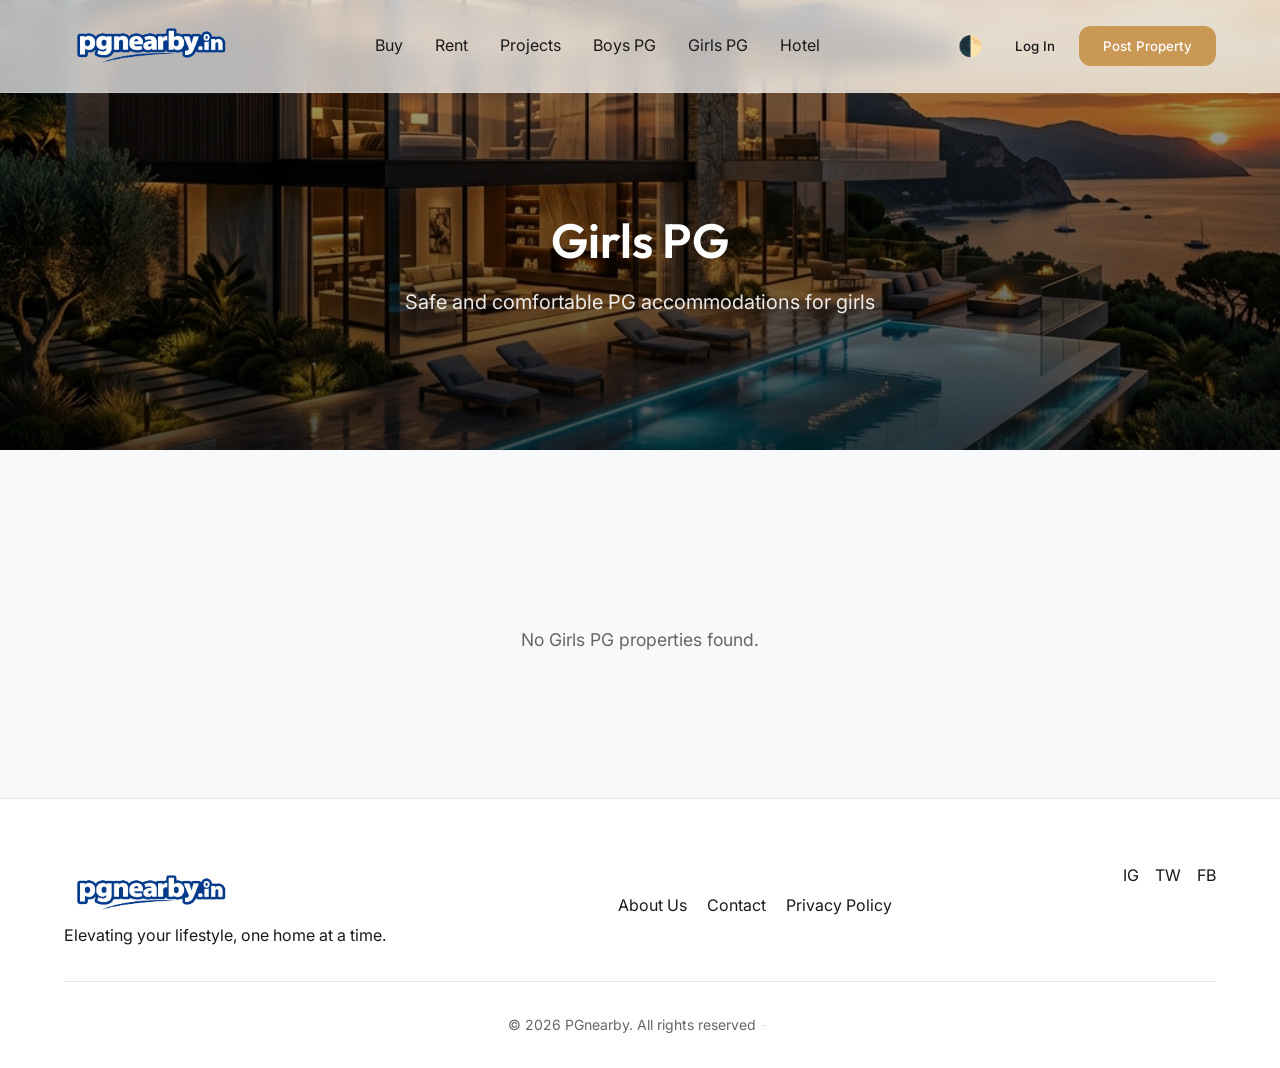
<file: girlspg.html>
<!DOCTYPE html>
<html lang="en" data-theme="light">

<head>
    <meta charset="UTF-8">
    <meta name="viewport" content="width=device-width, initial-scale=1.0">
    <title>Girls PG | Krishna Realty</title>
    <!-- Google Fonts -->
    <link
        href="https://fonts.googleapis.com/css2?family=Inter:wght@300;400;500;600&family=Outfit:wght@400;600;700&display=swap"
        rel="stylesheet">
    <!-- Stylesheets -->
    <link rel="stylesheet" href="css/index.css">
    <link rel="stylesheet" href="css/layout.css">
    <link rel="stylesheet" href="css/components.css">
    <link rel="stylesheet" href="css/animations.css">
    <link rel="stylesheet" href="css/admin.css">
</head>

<body>

    <!-- Navbar -->
    <nav class="navbar">
        <div class="logo"><a href="index.html"><img src="assets/images/logo-high-res.png" alt="PGnearby" class="site-logo"></a></div>
        <ul class="nav-links">
            <li><a href="buy.html">Buy</a></li>
            <li><a href="rent.html">Rent</a></li>
            <li><a href="projects.html">Projects</a></li>
            <li><a href="boyspg.html">Boys PG</a></li>
            <li><a href="girlspg.html" class="active">Girls PG</a></li>
            <li><a href="hotel.html">Hotel</a></li>
        </ul>
        <button id="nav-menu-toggle" class="nav-menu-toggle" aria-label="Open navigation menu" aria-expanded="false">☰</button>
        <div class="nav-actions">
            <button id="theme-toggle" class="btn-icon" aria-label="Toggle Dark Mode">🌓</button>
            <button id="btn-user-login" class="btn-text">Log In</button>
            <button id="btn-post-property" class="btn-primary">Post Property</button>
        </div>
    </nav>

    <!-- Page Header -->
    <header class="page-header">
        <div class="page-header-overlay"></div>
        <div class="page-header-content">
            <h1 class="page-title">Girls PG</h1>
            <p class="page-subtitle">Safe and comfortable PG accommodations for girls</p>
        </div>
    </header>

    <!-- Properties Section -->
    <section class="section-padding">
        <div class="properties-grid" id="properties-grid">
            <!-- Injected via JS -->
        </div>
    </section>

    <!-- Footer -->
    <footer class="footer">
        <div class="footer-content">
            <div class="footer-brand">
                    <img src="assets/images/logo-high-res.png" alt="PGnearby" class="site-logo">
                <p>Elevating your lifestyle, one home at a time.</p>
            </div>
            <div class="footer-links">
                <a href="#">About Us</a>
                <a href="#">Contact</a>
                <a href="#">Privacy Policy</a>
            </div>
            <div class="footer-social">
                <a href="#">IG</a>
                <a href="#">TW</a>
                <a href="#">FB</a>
            </div>
        </div>
        <div class="footer-bottom">
            &copy; 2026 PGnearby. All rights reserved<span id="admin-trigger" class="admin-trigger">-</span>
        </div>
    </footer>

    <!-- Scripts -->
    <script src="js/db.js"></script>
    <script src="js/crypto.service.js"></script>
    <script src="js/auth.service.js"></script>
    <script src="js/property.service.js"></script>
    <script src="js/state.js"></script>
    <script src="js/app.js"></script>
    <script>
        // Load Girls PG properties on page load
        document.addEventListener('DOMContentLoaded', async () => {
            await KrishnaDB.open();
            await PropertyService.seedIfEmpty();
            
            const grid = document.getElementById('properties-grid');
            grid.innerHTML = '<div class="loading-spinner"></div>';
            
            const props = await PropertyService.getProperties({ type: 'Girls PG', status: 'Active' });
            
            if (props.length === 0) {
                grid.innerHTML = '<div class="empty-state"><p>No Girls PG properties found.</p></div>';
                return;
            }
            
            grid.innerHTML = props.map(prop => `
                <div class="property-card slide-up" data-id="${prop.id}" onclick="window.location.href='details.html?id=${prop.id}'">
                    <div class="property-img">
                        <img src="${prop.image}" alt="${prop.title}" onerror="this.src='assets/images/property1.png'">
                        <span class="property-badge badge-${prop.intent}">${prop.intent === 'sell' ? 'For Sale' : 'For Rent'}</span>
                    </div>
                    <div class="property-info">
                        <div class="property-price">${prop.priceFormatted}</div>
                        <h3 class="property-title">${prop.title}</h3>
                        <p class="text-muted" style="margin-bottom:1rem;">${prop.location}</p>
                        <div class="property-meta">
                            <span>🛏 ${prop.beds} Beds</span>
                            <span>🚿 ${prop.baths} Baths</span>
                            <span>📐 ${prop.area}</span>
                        </div>
                    </div>
                    <div class="property-footer" style="padding: 0 1.5rem 1.5rem;">
                        <a href="details.html?id=${prop.id}" class="btn-secondary w-100" style="text-align: center; text-decoration: none; display: block;">View Details</a>
                    </div>
                </div>
            `).join('');
        });
    </script>
</body>

</html>
</file>
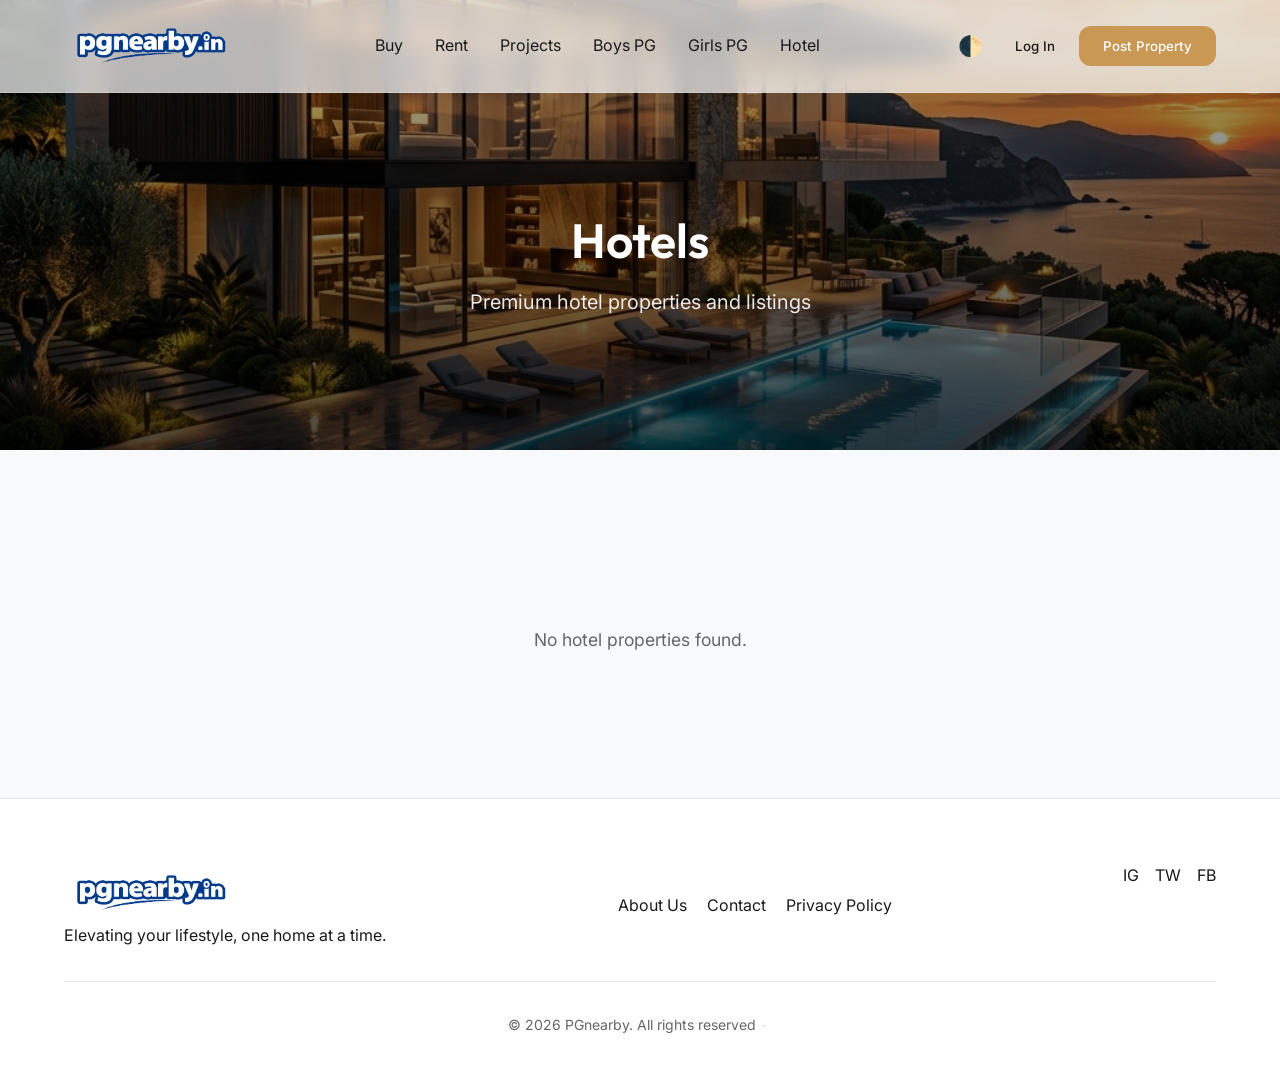
<file: hotel.html>
<!DOCTYPE html>
<html lang="en" data-theme="light">

<head>
    <meta charset="UTF-8">
    <meta name="viewport" content="width=device-width, initial-scale=1.0">
    <title>Hotels | Krishna Realty</title>
    <!-- Google Fonts -->
    <link
        href="https://fonts.googleapis.com/css2?family=Inter:wght@300;400;500;600&family=Outfit:wght@400;600;700&display=swap"
        rel="stylesheet">
    <!-- Stylesheets -->
    <link rel="stylesheet" href="css/index.css">
    <link rel="stylesheet" href="css/layout.css">
    <link rel="stylesheet" href="css/components.css">
    <link rel="stylesheet" href="css/animations.css">
    <link rel="stylesheet" href="css/admin.css">
</head>

<body>

    <!-- Navbar -->
    <nav class="navbar">
        <div class="logo"><a href="index.html"><img src="assets/images/logo-high-res.png" alt="PGnearby" class="site-logo"></a></div>
        <ul class="nav-links">
            <li><a href="buy.html">Buy</a></li>
            <li><a href="rent.html">Rent</a></li>
            <li><a href="projects.html">Projects</a></li>
            <li><a href="boyspg.html">Boys PG</a></li>
            <li><a href="girlspg.html">Girls PG</a></li>
            <li><a href="hotel.html" class="active">Hotel</a></li>
        </ul>
        <button id="nav-menu-toggle" class="nav-menu-toggle" aria-label="Open navigation menu" aria-expanded="false">☰</button>
        <div class="nav-actions">
            <button id="theme-toggle" class="btn-icon" aria-label="Toggle Dark Mode">🌓</button>
            <button id="btn-user-login" class="btn-text">Log In</button>
            <button id="btn-post-property" class="btn-primary">Post Property</button>
        </div>
    </nav>

    <!-- Page Header -->
    <header class="page-header">
        <div class="page-header-overlay"></div>
        <div class="page-header-content">
            <h1 class="page-title">Hotels</h1>
            <p class="page-subtitle">Premium hotel properties and listings</p>
        </div>
    </header>

    <!-- Properties Section -->
    <section class="section-padding">
        <div class="properties-grid" id="properties-grid">
            <!-- Injected via JS -->
        </div>
    </section>

    <!-- Footer -->
    <footer class="footer">
        <div class="footer-content">
            <div class="footer-brand">
                    <img src="assets/images/logo-high-res.png" alt="PGnearby" class="site-logo">
                <p>Elevating your lifestyle, one home at a time.</p>
            </div>
            <div class="footer-links">
                <a href="#">About Us</a>
                <a href="#">Contact</a>
                <a href="#">Privacy Policy</a>
            </div>
            <div class="footer-social">
                <a href="#">IG</a>
                <a href="#">TW</a>
                <a href="#">FB</a>
            </div>
        </div>
        <div class="footer-bottom">
            &copy; 2026 PGnearby. All rights reserved<span id="admin-trigger" class="admin-trigger">-</span>
        </div>
    </footer>

    <!-- Scripts -->
    <script src="js/db.js"></script>
    <script src="js/crypto.service.js"></script>
    <script src="js/auth.service.js"></script>
    <script src="js/property.service.js"></script>
    <script src="js/state.js"></script>
    <script src="js/app.js"></script>
    <script>
        // Load Hotel properties on page load
        document.addEventListener('DOMContentLoaded', async () => {
            await KrishnaDB.open();
            await PropertyService.seedIfEmpty();
            
            const grid = document.getElementById('properties-grid');
            grid.innerHTML = '<div class="loading-spinner"></div>';
            
            const props = await PropertyService.getProperties({ type: 'Hotel', status: 'Active' });
            
            if (props.length === 0) {
                grid.innerHTML = '<div class="empty-state"><p>No hotel properties found.</p></div>';
                return;
            }
            
            grid.innerHTML = props.map(prop => `
                <div class="property-card slide-up" data-id="${prop.id}" onclick="window.location.href='details.html?id=${prop.id}'">
                    <div class="property-img">
                        <img src="${prop.image}" alt="${prop.title}" onerror="this.src='assets/images/property1.png'">
                        <span class="property-badge badge-${prop.intent}">${prop.intent === 'sell' ? 'For Sale' : 'For Rent'}</span>
                    </div>
                    <div class="property-info">
                        <div class="property-price">${prop.priceFormatted}</div>
                        <h3 class="property-title">${prop.title}</h3>
                        <p class="text-muted" style="margin-bottom:1rem;">${prop.location}</p>
                        <div class="property-meta">
                            <span>🛏 ${prop.beds} Beds</span>
                            <span>🚿 ${prop.baths} Baths</span>
                            <span>📐 ${prop.area}</span>
                        </div>
                    </div>
                    <div class="property-footer" style="padding: 0 1.5rem 1.5rem;">
                        <a href="details.html?id=${prop.id}" class="btn-secondary w-100" style="text-align: center; text-decoration: none; display: block;">View Details</a>
                    </div>
                </div>
            `).join('');
        });
    </script>
</body>

</html>
</file>
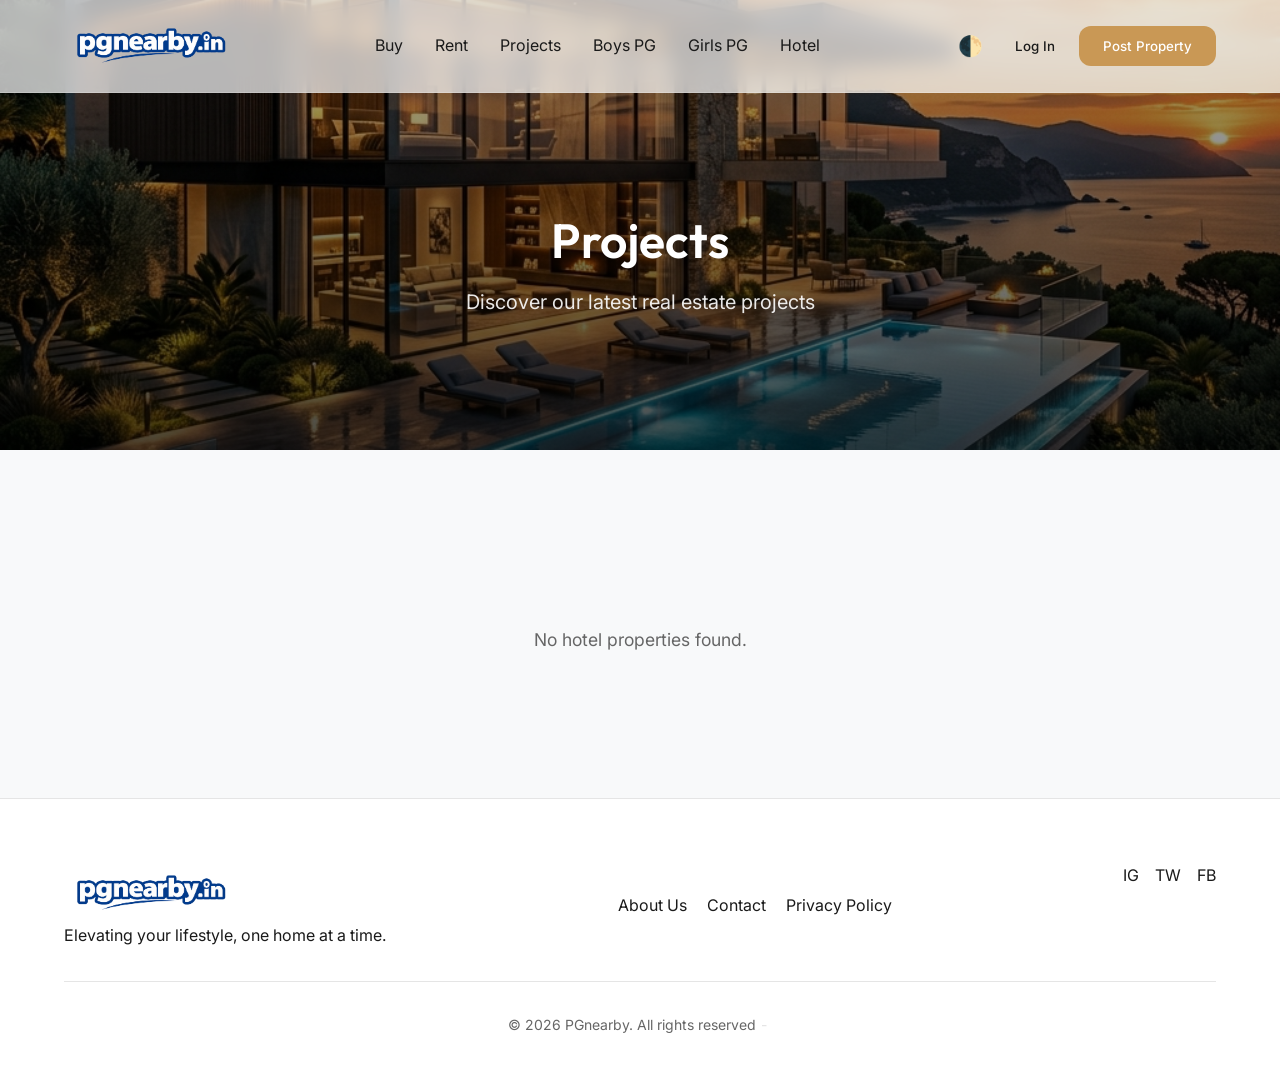
<file: projects.html>
<!DOCTYPE html>
<html lang="en" data-theme="light">

<head>
    <meta charset="UTF-8">
    <meta name="viewport" content="width=device-width, initial-scale=1.0">
    <title>Projects | Krishna Realty</title>
    <!-- Google Fonts -->
    <link
        href="https://fonts.googleapis.com/css2?family=Inter:wght@300;400;500;600&family=Outfit:wght@400;600;700&display=swap"
        rel="stylesheet">
    <!-- Stylesheets -->
    <link rel="stylesheet" href="css/index.css">
    <link rel="stylesheet" href="css/layout.css">
    <link rel="stylesheet" href="css/components.css">
    <link rel="stylesheet" href="css/animations.css">
    <link rel="stylesheet" href="css/admin.css">
</head>

<body>

    <!-- Navbar -->
    <nav class="navbar">
        <div class="logo"><a href="index.html"><img src="assets/images/logo-high-res.png" alt="PGnearby" class="site-logo"></a></div>
        <ul class="nav-links">
            <li><a href="buy.html">Buy</a></li>
            <li><a href="rent.html">Rent</a></li>
            <li><a href="projects.html" class="active">Projects</a></li>
            <li><a href="boyspg.html">Boys PG</a></li>
            <li><a href="girlspg.html">Girls PG</a></li>
            <li><a href="hotel.html">Hotel</a></li>
        </ul>
        <button id="nav-menu-toggle" class="nav-menu-toggle" aria-label="Open navigation menu" aria-expanded="false">☰</button>
        <div class="nav-actions">
            <button id="theme-toggle" class="btn-icon" aria-label="Toggle Dark Mode">🌓</button>
            <button id="btn-user-login" class="btn-text">Log In</button>
            <button id="btn-post-property" class="btn-primary">Post Property</button>
        </div>
    </nav>

    <!-- Page Header -->
    <header class="page-header">
        <div class="page-header-overlay"></div>
        <div class="page-header-content">
            <h1 class="page-title">Projects</h1>
            <p class="page-subtitle">Discover our latest real estate projects</p>
        </div>
    </header>

    <!-- Properties Section -->
    <section class="section-padding">
        <div class="properties-grid" id="properties-grid">
            <!-- Injected via JS -->
        </div>
    </section>

    <!-- Footer -->
    <footer class="footer">
        <div class="footer-content">
            <div class="footer-brand">
                <img src="assets/images/logo-high-res.png" alt="PGnearby" class="site-logo">
                <p>Elevating your lifestyle, one home at a time.</p>
            </div>
            <div class="footer-links">
                <a href="#">About Us</a>
                <a href="#">Contact</a>
                <a href="#">Privacy Policy</a>
            </div>
            <div class="footer-social">
                <a href="#">IG</a>
                <a href="#">TW</a>
                <a href="#">FB</a>
            </div>
        </div>
        <div class="footer-bottom">
            &copy; 2026 PGnearby. All rights reserved<span id="admin-trigger" class="admin-trigger">-</span>
        </div>
    </footer>

    <!-- Scripts -->
    <script src="js/db.js"></script>
    <script src="js/crypto.service.js"></script>
    <script src="js/auth.service.js"></script>
    <script src="js/property.service.js"></script>
    <script src="js/state.js"></script>
    <script src="js/app.js"></script>
    <script>
        // Load Projects properties on page load
        document.addEventListener('DOMContentLoaded', async () => {
            await KrishnaDB.open();
            await PropertyService.seedIfEmpty();
            
            const grid = document.getElementById('properties-grid');
            grid.innerHTML = '<div class="loading-spinner"></div>';
            
            const props = await PropertyService.getProperties({ type: 'Hotel', status: 'Active' });
            
            if (props.length === 0) {
                grid.innerHTML = '<div class="empty-state"><p>No hotel properties found.</p></div>';
                return;
            }
            
            grid.innerHTML = props.map(prop => `
                <div class="property-card slide-up" data-id="${prop.id}" onclick="window.location.href='details.html?id=${prop.id}'">
                    <div class="property-img">
                        <img src="${prop.image}" alt="${prop.title}" onerror="this.src='assets/images/property1.png'">
                        <span class="property-badge badge-projects">Project</span>
                    </div>
                    <div class="property-info">
                        <div class="property-price">${prop.priceFormatted}</div>
                        <h3 class="property-title">${prop.title}</h3>
                        <p class="text-muted" style="margin-bottom:1rem;">${prop.location}</p>
                        <div class="property-meta">
                            <span>🛏 ${prop.beds} Beds</span>
                            <span>🚿 ${prop.baths} Baths</span>
                            <span>📐 ${prop.area}</span>
                        </div>
                    </div>
                    <div class="property-footer" style="padding: 0 1.5rem 1.5rem;">
                        <a href="details.html?id=${prop.id}" class="btn-secondary w-100" style="text-align: center; text-decoration: none; display: block;">View Details</a>
                    </div>
                </div>
            `).join('');
        });
    </script>
</body>

</html>
</file>
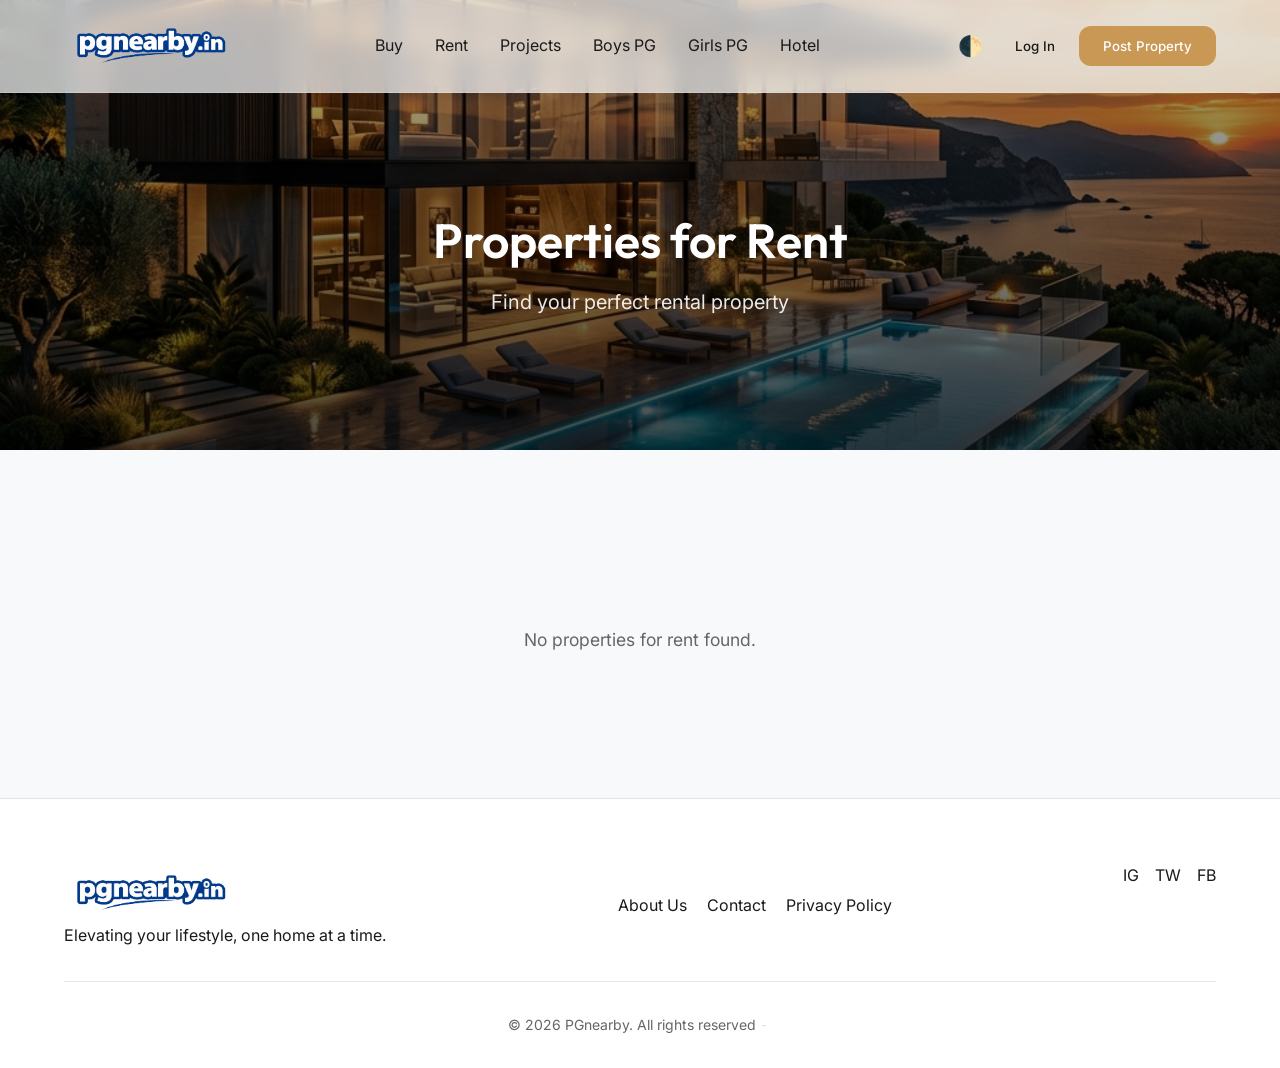
<file: rent.html>
<!DOCTYPE html>
<html lang="en" data-theme="light">

<head>
    <meta charset="UTF-8">
    <meta name="viewport" content="width=device-width, initial-scale=1.0">
    <title>Rent Property | Krishna Realty</title>
    <!-- Google Fonts -->
    <link
        href="https://fonts.googleapis.com/css2?family=Inter:wght@300;400;500;600&family=Outfit:wght@400;600;700&display=swap"
        rel="stylesheet">
    <!-- Stylesheets -->
    <link rel="stylesheet" href="css/index.css">
    <link rel="stylesheet" href="css/layout.css">
    <link rel="stylesheet" href="css/components.css">
    <link rel="stylesheet" href="css/animations.css">
    <link rel="stylesheet" href="css/admin.css">
</head>

<body>

    <!-- Navbar -->
    <nav class="navbar">
        <div class="logo"><a href="index.html"><img src="assets/images/logo-high-res.png" alt="PGnearby" class="site-logo"></a></div>
        <ul class="nav-links">
            <li><a href="buy.html">Buy</a></li>
            <li><a href="rent.html" class="active">Rent</a></li>
            <li><a href="projects.html">Projects</a></li>
            <li><a href="boyspg.html">Boys PG</a></li>
            <li><a href="girlspg.html">Girls PG</a></li>
            <li><a href="hotel.html">Hotel</a></li>
        </ul>
        <button id="nav-menu-toggle" class="nav-menu-toggle" aria-label="Open navigation menu" aria-expanded="false">☰</button>
        <div class="nav-actions">
            <button id="theme-toggle" class="btn-icon" aria-label="Toggle Dark Mode">🌓</button>
            <button id="btn-user-login" class="btn-text">Log In</button>
            <button id="btn-post-property" class="btn-primary">Post Property</button>
        </div>
    </nav>

    <!-- Page Header -->
    <header class="page-header">
        <div class="page-header-overlay"></div>
        <div class="page-header-content">
            <h1 class="page-title">Properties for Rent</h1>
            <p class="page-subtitle">Find your perfect rental property</p>
        </div>
    </header>

    <!-- Properties Section -->
    <section class="section-padding">
        <div class="properties-grid" id="properties-grid">
            <!-- Injected via JS -->
        </div>
    </section>

    <!-- Footer -->
    <footer class="footer">
        <div class="footer-content">
            <div class="footer-brand">
                    <img src="assets/images/logo-high-res.png" alt="PGnearby" class="site-logo">
                <p>Elevating your lifestyle, one home at a time.</p>
            </div>
            <div class="footer-links">
                <a href="#">About Us</a>
                <a href="#">Contact</a>
                <a href="#">Privacy Policy</a>
            </div>
            <div class="footer-social">
                <a href="#">IG</a>
                <a href="#">TW</a>
                <a href="#">FB</a>
            </div>
        </div>
        <div class="footer-bottom">
            &copy; 2026 PGnearby. All rights reserved<span id="admin-trigger" class="admin-trigger">-</span>
        </div>
    </footer>

    <!-- Scripts -->
    <script src="js/db.js"></script>
    <script src="js/crypto.service.js"></script>
    <script src="js/auth.service.js"></script>
    <script src="js/property.service.js"></script>
    <script src="js/state.js"></script>
    <script src="js/app.js"></script>
    <script>
        // Load rent properties on page load
        document.addEventListener('DOMContentLoaded', async () => {
            await KrishnaDB.open();
            await PropertyService.seedIfEmpty();
            
            const grid = document.getElementById('properties-grid');
            grid.innerHTML = '<div class="loading-spinner"></div>';
            
            const props = await PropertyService.getProperties({ intent: 'rent', status: 'Active' });
            
            if (props.length === 0) {
                grid.innerHTML = '<div class="empty-state"><p>No properties for rent found.</p></div>';
                return;
            }
            
            grid.innerHTML = props.map(prop => `
                <div class="property-card slide-up" data-id="${prop.id}" onclick="window.location.href='details.html?id=${prop.id}'">
                    <div class="property-img">
                        <img src="${prop.image}" alt="${prop.title}" onerror="this.src='assets/images/property1.png'">
                        <span class="property-badge badge-rent">For Rent</span>
                    </div>
                    <div class="property-info">
                        <div class="property-price">${prop.priceFormatted}</div>
                        <h3 class="property-title">${prop.title}</h3>
                        <p class="text-muted" style="margin-bottom:1rem;">${prop.location}</p>
                        <div class="property-meta">
                            <span>🛏 ${prop.beds} Beds</span>
                            <span>🚿 ${prop.baths} Baths</span>
                            <span>📐 ${prop.area}</span>
                        </div>
                    </div>
                    <div class="property-footer" style="padding: 0 1.5rem 1.5rem;">
                        <a href="details.html?id=${prop.id}" class="btn-secondary w-100" style="text-align: center; text-decoration: none; display: block;">View Details</a>
                    </div>
                </div>
            `).join('');
        });
    </script>
</body>

</html>
</file>
<file: css/index.css>
:root {
    /* Colors */
    --primary: #c99855; /* Gold/Bronze premium feel */
    --primary-hover: #b38344;
    --bg-color: #f8f9fa;
    --surface-color: #ffffff;
    --text-color: #1a1a1a;
    --text-muted: #666666;
    --border-color: #e5e5e5;
    
    /* Dark Mode Defaults - Overridden below */
    --glass-bg: rgba(255, 255, 255, 0.7);
    --glass-border: rgba(255, 255, 255, 0.2);
    
    /* Fonts */
    --font-heading: 'Outfit', sans-serif;
    --font-body: 'Inter', sans-serif;
    
    /* Spacing */
    --spacing-xs: 0.25rem;
    --spacing-sm: 0.5rem;
    --spacing-md: 1rem;
    --spacing-lg: 2rem;
    --spacing-xl: 4rem;
    
    /* Misc */
    --radius: 12px;
    --shadow: 0 10px 30px rgba(0, 0, 0, 0.05);
    --transition: all 0.3s ease;
}

[data-theme="dark"] {
    --bg-color: #121212;
    --surface-color: #1e1e1e;
    --text-color: #ffffff;
    --text-muted: #a0a0a0;
    --border-color: #333333;
    
    --glass-bg: rgba(30, 30, 30, 0.7);
    --glass-border: rgba(255, 255, 255, 0.05);
    --shadow: 0 10px 30px rgba(0, 0, 0, 0.5);
}

* {
    margin: 0;
    padding: 0;
    box-sizing: border-box;
}

body {
    font-family: var(--font-body);
    background-color: var(--bg-color);
    color: var(--text-color);
    line-height: 1.6;
    transition: background-color 0.3s ease, color 0.3s ease;
    overflow-x: hidden;
}

h1, h2, h3, h4, h5, h6 {
    font-family: var(--font-heading);
    font-weight: 600;
    line-height: 1.2;
}

a {
    text-decoration: none;
    color: inherit;
    transition: var(--transition);
}

ul {
    list-style: none;
}

button {
    cursor: pointer;
    border: none;
    background: none;
    font-family: var(--font-body);
}

img {
    max-width: 100%;
    height: auto;
    display: block;
}
/* Utilities */
.mt-1 { margin-top: 0.5rem; }
.mt-2 { margin-top: 1rem; }
.mt-3 { margin-top: 1.5rem; }
.mt-4 { margin-top: 2rem; }
.mb-1 { margin-bottom: 0.5rem; }
.mb-2 { margin-bottom: 1rem; }
.mb-3 { margin-bottom: 1.5rem; }
.mb-4 { margin-bottom: 2rem; }

.text-muted { color: var(--text-muted); }
.text-center { text-align: center; }

.hidden { display: none !important; }
</file>
<file: css/layout.css>
/* Views */
.view {
    display: none;
    opacity: 0;
    transition: opacity 0.5s ease;
}

.view.active {
    display: block;
    opacity: 1;
}

.view.active.login-view,
.view.active.admin-layout {
    display: flex;
}

/* Navbar */
.navbar {
    position: fixed;
    top: 0;
    left: 0;
    width: 100%;
    display: flex;
    justify-content: space-between;
    align-items: center;
    padding: 1rem 5%;
    z-index: 1000;
    background: var(--glass-bg);
    backdrop-filter: blur(10px);
    -webkit-backdrop-filter: blur(10px);
    border-bottom: 1px solid var(--glass-border);
}

.logo {
    font-family: var(--font-heading);
    font-size: 1.5rem;
    font-weight: 700;
    letter-spacing: -0.5px;
    display: flex;
    align-items: center;
}
.logo span {
    color: var(--primary);
}

.site-logo {
    display: block;
    width: 180px;
    max-width: 100%;
    height: auto;
    object-fit: contain;
    transition: var(--transition);
}

[data-theme="dark"] .site-logo {
    filter: brightness(1.1) drop-shadow(0 0 1px rgba(255,255,255,0.8));
}

.logo-icon {
    display: inline-flex;
    align-items: center;
    justify-content: center;
    margin-right: 0.45rem;
    font-size: 1.25rem;
    line-height: 1;
}

.nav-links {
    display: flex;
    gap: 2rem;
}
.nav-links a:hover {
    color: var(--primary);
}

.nav-actions {
    display: flex;
    align-items: center;
    gap: 1rem;
}

/* Sections */
.section-padding {
    padding: 5rem 5%;
}

.section-title {
    font-size: 2.5rem;
    text-align: center;
    margin-bottom: 3rem;
}

/* Hero Section */
.hero {
    height: 100vh;
    position: relative;
    display: flex;
    align-items: center;
    justify-content: center;
    text-align: center;
    background: url('../assets/images/hero.png') center/cover no-repeat;
    padding-top: 80px; /* Offset for navbar */
}

.hero-overlay {
    position: absolute;
    inset: 0;
    background: linear-gradient(to bottom, rgba(0,0,0,0.3), rgba(0,0,0,0.7));
}

.hero-content {
    position: relative;
    z-index: 2;
    color: #fff;
    max-width: 800px;
    width: 100%;
    padding: 0 20px;
}

.hero-title {
    font-size: 4rem;
    margin-bottom: 1rem;
}

.hero-subtitle {
    font-size: 1.25rem;
    margin-bottom: 3rem;
    opacity: 0.9;
}

/* Page Header (for category pages) */
.page-header {
    height: 50vh;
    position: relative;
    display: flex;
    align-items: center;
    justify-content: center;
    text-align: center;
    background: url('../assets/images/hero.png') center/cover no-repeat;
    padding-top: 80px;
    margin-bottom: 2rem;
}

.page-header-overlay {
    position: absolute;
    inset: 0;
    background: linear-gradient(to bottom, rgba(0,0,0,0.3), rgba(0,0,0,0.7));
}

.page-header-content {
    position: relative;
    z-index: 2;
    color: #fff;
    max-width: 800px;
    width: 100%;
    padding: 0 20px;
}

.page-title {
    font-size: 3rem;
    margin-bottom: 1rem;
}

.page-subtitle {
    font-size: 1.25rem;
    opacity: 0.9;
}

/* Search Box */
.search-box {
    border-radius: var(--radius);
    padding: 20px;
    margin: 0 auto;
}

/* Properties Grid */
.properties-grid {
    display: grid;
    grid-template-columns: repeat(auto-fill, minmax(280px, 360px));
    justify-content: center;
    align-items: start;
    gap: 2rem;
}

/* CTA Banner */
.cta-banner {
    background: var(--surface-color);
    padding: 4rem 2rem;
    border-radius: var(--radius);
    text-align: center;
    box-shadow: var(--shadow);
    border: 1px solid var(--border-color);
}
.cta-banner h2 {
    font-size: 2rem;
    margin-bottom: 1rem;
}
.cta-banner p {
    margin-bottom: 2rem;
    color: var(--text-muted);
}

/* Footer */
.footer {
    background: var(--surface-color);
    padding: 4rem 5% 2rem;
    border-top: 1px solid var(--border-color);
}
.footer-content {
    display: flex;
    justify-content: space-between;
    flex-wrap: wrap;
    gap: 2rem;
    margin-bottom: 2rem;
}
.footer-brand h3 {
    font-size: 1.5rem;
    color: var(--primary);
    margin-bottom: 0.5rem;
}
.footer-links {
    display: flex;
    flex-direction: row;
    flex-wrap: nowrap;
    gap: 1.25rem;
    align-items: center;
}
.footer-links a {
    white-space: nowrap;
}
.footer-social {
    display: flex;
    gap: 1rem;
}
.footer-bottom {
    text-align: center;
    padding-top: 2rem;
    border-top: 1px solid var(--border-color);
    font-size: 0.875rem;
    color: var(--text-muted);
    position: relative;
}

/* Responsive */
.nav-menu-toggle {
    display: none;
    background: none;
    border: none;
    font-size: 1.8rem;
    line-height: 1;
    cursor: pointer;
    color: var(--text-color);
}

@media (max-width: 768px) {
    .navbar {
        flex-wrap: wrap;
        padding: 1rem 3%;
    }

    .nav-menu-toggle {
        display: inline-flex;
        align-items: center;
        justify-content: center;
        margin-left: auto;
    }

    .nav-links {
        display: none;
        flex-direction: column;
        align-items: stretch;
        gap: 0.25rem;
        width: 100%;
        margin-top: 0.75rem;
        padding: 0.75rem;
        background: var(--surface-color);
        border: 1px solid var(--border-color);
        border-radius: var(--radius);
    }

    .nav-links.open {
        display: flex;
    }

    .nav-links li {
        width: 100%;
    }

    .nav-links a {
        display: block;
        width: 100%;
        padding: 0.75rem 1rem;
        border-radius: var(--radius);
    }

    .nav-actions {
        width: 100%;
        justify-content: center;
        gap: 0.75rem;
        margin-top: 0.75rem;
    }

    .hero-title { font-size: 2.5rem; }
    .search-fields { flex-direction: column; }
}
</file>
<file: css/components.css>
/* Glassmorphism */
.glass {
    background: rgba(255, 255, 255, 0.1);
    backdrop-filter: blur(15px);
    -webkit-backdrop-filter: blur(15px);
    border: 1px solid rgba(255, 255, 255, 0.2);
}

[data-theme="light"] .hero .glass {
    background: rgba(0, 0, 0, 0.4);
    border: 1px solid rgba(255, 255, 255, 0.1);
}

.glass-dark {
    background: rgba(18, 18, 18, 0.8);
    backdrop-filter: blur(20px);
    -webkit-backdrop-filter: blur(20px);
    border: 1px solid rgba(255, 255, 255, 0.1);
    color: #fff;
}

/* Buttons */
.btn-primary, .btn-secondary, .btn-search, .btn-text, .btn-icon {
    font-weight: 500;
    transition: var(--transition);
    border-radius: var(--radius);
}

.btn-primary {
    background: var(--primary);
    color: #fff;
    padding: 0.75rem 1.5rem;
}
.btn-primary:hover {
    background: var(--primary-hover);
    transform: translateY(-2px);
    box-shadow: 0 4px 15px rgba(201, 152, 85, 0.4);
}

.btn-secondary {
    background: transparent;
    color: var(--text-color);
    border: 2px solid var(--primary);
    padding: 0.75rem 1.5rem;
}
.btn-secondary:hover {
    background: var(--primary);
    color: #fff;
}

.btn-text {
    color: var(--text-color);
    padding: 0.5rem;
}
.btn-text:hover {
    color: var(--primary);
}

.btn-icon {
    font-size: 1.25rem;
    padding: 0.5rem;
    color: var(--text-color);
}

.w-100 { width: 100%; }
.mt-4 { margin-top: 1rem; }

/* Search Box Tabs & Fields */
.search-tabs {
    display: flex;
    gap: 1rem;
    margin-bottom: 1rem;
}
.tab {
    color: #fff;
    padding: 0.5rem 1rem;
    border-bottom: 2px solid transparent;
    opacity: 0.7;
}
.tab.active {
    opacity: 1;
    border-bottom-color: var(--primary);
}

.search-fields {
    display: flex;
    gap: 1rem;
    background: #fff;
    padding: 0.5rem;
    border-radius: var(--radius);
}
.search-fields input, .search-fields select {
    border: none;
    padding: 0.75rem;
    flex: 1;
    background: transparent;
    outline: none;
    color: #1a1a1a;
}
.search-fields .btn-search {
    background: var(--primary);
    color: #fff;
    padding: 0 2rem;
    border-radius: calc(var(--radius) - 4px);
}

/* Property Card */
.property-card {
    width: 100%;
    max-width: 360px;
    background: var(--surface-color);
    border-radius: var(--radius);
    overflow: hidden;
    box-shadow: var(--shadow);
    transition: var(--transition);
    border: 1px solid var(--border-color);
    cursor: pointer;
}
.property-card:hover {
    transform: translateY(-10px);
    box-shadow: 0 20px 40px rgba(0, 0, 0, 0.1);
}
.property-img {
    aspect-ratio: 16 / 10;
    height: auto;
    overflow: hidden;
}
.property-img img {
    width: 100%;
    height: 100%;
    object-fit: cover;
    transition: transform 0.5s ease;
}
.property-card:hover .property-img img {
    transform: scale(1.1);
}
.property-info {
    padding: 1.5rem;
}
.property-price {
    font-size: 1.5rem;
    font-weight: 700;
    color: var(--primary);
    margin-bottom: 0.5rem;
}
.property-title {
    font-size: 1.25rem;
    margin-bottom: 0.5rem;
    line-height: 1.3;
}
.property-meta {
    display: flex;
    flex-wrap: wrap;
    gap: 1rem;
    color: var(--text-muted);
    font-size: 0.875rem;
}

/* Modals */
.modal {
    position: fixed;
    inset: 0;
    z-index: 2000;
    display: flex;
    align-items: center;
    justify-content: center;
    visibility: hidden;
    opacity: 0;
    transition: var(--transition);
}
.modal:not(.hidden) {
    visibility: visible;
    opacity: 1;
}
.modal-overlay {
    position: absolute;
    inset: 0;
    background: rgba(0,0,0,0.6);
    backdrop-filter: blur(5px);
}
.modal-content {
    position: relative;
    width: 92%;
    max-width: 620px;
    max-height: 90vh;
    overflow-y: auto;
    padding: 2rem;
    border-radius: var(--radius);
    z-index: 2001;
    transform: translateY(20px);
    transition: var(--transition);
}
.modal:not(.hidden) .modal-content {
    transform: translateY(0);
}

/* ─── Two-column form rows ─── */
.form-row {
    display: grid;
    grid-template-columns: 1fr 1fr;
    gap: 1rem;
    margin-bottom: 0;
}
.form-row .form-group {
    margin-bottom: 1.25rem;
}

/* ─── Upload Box ─── */
.upload-box {
    border: 2px dashed var(--primary);
    border-radius: var(--radius);
    background: rgba(201, 152, 85, 0.05);
    cursor: pointer;
    transition: var(--transition);
    min-height: 130px;
    display: flex;
    flex-direction: column;
    align-items: center;
    justify-content: center;
    overflow: hidden;
    padding: 1rem;
}
.upload-box:hover,
.upload-box.drag-over {
    background: rgba(201, 152, 85, 0.12);
    border-color: var(--primary-hover);
    box-shadow: 0 0 0 3px rgba(201, 152, 85, 0.2);
}
.upload-placeholder {
    display: flex;
    flex-direction: column;
    align-items: center;
    gap: 0.35rem;
    text-align: center;
    pointer-events: none;
}
.upload-icon {
    font-size: 2.5rem;
    margin-bottom: 0.25rem;
}
.upload-placeholder p {
    font-size: 0.9rem;
    font-weight: 500;
    color: var(--primary);
    margin: 0;
}
.upload-placeholder span {
    font-size: 0.75rem;
    color: var(--text-muted);
}
.upload-preview {
    display: none;
    flex-direction: row;
    flex-wrap: wrap;
    justify-content: center;
    align-items: flex-start;
    gap: 0.5rem;
    width: 100%;
}
.upload-thumb-item {
    width: 120px;
    text-align: center;
}
.upload-thumb-wrap {
    position: relative;
    display: inline-block;
}
.upload-thumb {
    width: 120px;
    height: 90px;
    object-fit: cover;
    border-radius: 8px;
    border: 2px solid var(--primary);
    box-shadow: 0 4px 12px rgba(0,0,0,0.15);
}
.upload-remove {
    position: absolute;
    top: -8px;
    right: -8px;
    width: 22px;
    height: 22px;
    background: #ef4444;
    color: #fff;
    border-radius: 50%;
    font-size: 0.7rem;
    display: flex;
    align-items: center;
    justify-content: center;
    cursor: pointer;
    border: none;
    box-shadow: 0 2px 6px rgba(0,0,0,0.3);
}
.upload-remove:hover { background: #dc2626; }
.upload-thumb-name {
    font-size: 0.78rem;
    color: var(--text-muted);
    max-width: 160px;
    overflow: hidden;
    text-overflow: ellipsis;
    white-space: nowrap;
    margin: 0;
}
.btn-close {
    position: absolute;
    top: 1rem;
    right: 1rem;
    font-size: 1.5rem;
    color: inherit;
    opacity: 0.7;
}

/* Forms */
.form-group {
    margin-bottom: 1.5rem;
    text-align: left;
}
.form-group label {
    display: block;
    margin-bottom: 0.5rem;
    font-size: 0.875rem;
    color: var(--text-muted);
}
.form-group input, .form-group select {
    width: 100%;
    padding: 0.75rem;
    border: 1px solid var(--border-color);
    background: var(--surface-color);
    color: var(--text-color);
    border-radius: var(--radius);
    outline: none;
    transition: var(--transition);
}
.form-group input:focus, .form-group select:focus {
    border-color: var(--primary);
    box-shadow: 0 0 0 3px rgba(201, 152, 85, 0.2);
}
.glass-dark .form-group input, .glass-dark .form-group select {
    background: rgba(255,255,255,0.05);
    border-color: rgba(255,255,255,0.2);
    color: #fff;
}
.glass-dark .form-group label {
    color: #ccc;
}
.glass-dark option {
    background: #1e1e1e;
    color: #ffffff;
}

/* Login Views */
.login-view {
    height: 100vh;
    display: flex;
    align-items: center;
    justify-content: center;
    background: var(--bg-color);
}
.admin-login-bg {
    background: #0f172a;
}
.login-card {
    width: 90%;
    max-width: 400px;
    padding: 3rem 2rem;
    border-radius: var(--radius);
    text-align: center;
}
.login-card h2 { margin-bottom: 0.5rem; }
.login-card p {
    color: var(--text-muted);
    margin-bottom: 2rem;
}
.error-msg {
    color: #ef4444;
    font-size: 0.875rem;
    margin-bottom: 1rem;
}
.hidden { display: none !important; }

.admin-trigger {
    display: inline-flex;
    align-items: center;
    justify-content: center;
    min-width: 16px;
    min-height: 16px;
    opacity: 0.18;
    cursor: pointer;
    user-select: none;
    padding: 0 5px;
}

.admin-trigger:hover,
.admin-trigger:focus {
    opacity: 0.5;
}
.text-light { color: #ccc; }

/* ─── Property Badge ─── */
.property-img {
    position: relative;
}
.property-badge {
    position: absolute;
    top: 0.75rem;
    left: 0.75rem;
    padding: 0.25rem 0.75rem;
    border-radius: 50px;
    font-size: 0.7rem;
    font-weight: 700;
    letter-spacing: 0.05em;
    text-transform: uppercase;
}
.badge-sell {
    background: var(--primary);
    color: #fff;
}
.badge-rent {
    background: #3b82f6;
    color: #fff;
}

/* ─── Loading Spinner ─── */
.loading-spinner {
    width: 48px;
    height: 48px;
    border: 4px solid var(--border-color);
    border-top-color: var(--primary);
    border-radius: 50%;
    animation: spin 0.8s linear infinite;
    margin: 4rem auto;
}
@keyframes spin {
    to { transform: rotate(360deg); }
}

/* ─── Empty State ─── */
.empty-state {
    text-align: center;
    padding: 4rem 2rem;
    color: var(--text-muted);
    grid-column: 1 / -1;
}
.empty-state p {
    font-size: 1.1rem;
}

/* ─── Toast Notifications ─── */
#toast-container {
    position: fixed;
    bottom: 2rem;
    right: 2rem;
    z-index: 9999;
    display: flex;
    flex-direction: column;
    gap: 0.75rem;
    pointer-events: none;
}
.toast {
    padding: 0.875rem 1.5rem;
    border-radius: var(--radius);
    font-size: 0.9rem;
    font-weight: 500;
    background: #1e1e1e;
    color: #fff;
    box-shadow: 0 8px 30px rgba(0,0,0,0.3);
    opacity: 0;
    transform: translateY(10px);
    transition: all 0.3s ease;
    max-width: 360px;
}
.toast-show {
    opacity: 1;
    transform: translateY(0);
}
.toast-success { border-left: 4px solid #10b981; }
.toast-error   { border-left: 4px solid #ef4444; }
.toast-warning { border-left: 4px solid #f59e0b; }
.toast-info    { border-left: 4px solid #3b82f6; }

/* ─── Form error inline ─── */
.form-error-msg {
    color: #ef4444;
    font-size: 0.875rem;
    background: rgba(239,68,68,0.08);
    border: 1px solid rgba(239,68,68,0.2);
    border-radius: 8px;
    padding: 0.6rem 1rem;
    margin-bottom: 1rem;
    text-align: left;
}

/* ─── Card Edit Button ─── */
.card-edit-btn {
    position: absolute;
    bottom: 0.75rem;
    right: 0.75rem;
    background: rgba(18, 18, 18, 0.82);
    color: #c99855;
    border: 1px solid rgba(201, 152, 85, 0.6);
    border-radius: 50px;
    padding: 0.3rem 0.85rem;
    font-size: 0.78rem;
    font-weight: 600;
    cursor: pointer;
    backdrop-filter: blur(6px);
    transition: all 0.2s ease;
    opacity: 0;
    transform: translateY(6px);
    z-index: 5;
}
.property-card:hover .card-edit-btn {
    opacity: 1;
    transform: translateY(0);
}
.card-edit-btn:hover {
    background: #c99855;
    color: #fff;
    box-shadow: 0 4px 12px rgba(201, 152, 85, 0.45);
}

/* ─── Edit Textarea ─── */
.edit-textarea {
    width: 100%;
    padding: 0.75rem;
    border: 1px solid var(--border-color);
    background: rgba(255,255,255,0.05);
    color: #fff;
    border-radius: var(--radius);
    outline: none;
    resize: vertical;
    font-family: inherit;
    font-size: 0.9rem;
    transition: var(--transition);
    line-height: 1.5;
}
.edit-textarea:focus {
    border-color: var(--primary);
    box-shadow: 0 0 0 3px rgba(201, 152, 85, 0.2);
}

/* ─── Admin action buttons ─── */
.action-btn {
    padding: 0.35rem 0.85rem;
    border-radius: 6px;
    font-size: 0.8rem;
    font-weight: 600;
    cursor: pointer;
    background: transparent;
    border: 1.5px solid;
    transition: all 0.2s ease;
    white-space: nowrap;
}
.action-btn:hover {
    opacity: 0.85;
    transform: translateY(-1px);
}

/* ─── Edit upload box smaller variant ─── */
.edit-upload-box {
    min-height: 100px !important;
}
</file>
<file: css/animations.css>
@keyframes slideUp {
    from {
        opacity: 0;
        transform: translateY(30px);
    }
    to {
        opacity: 1;
        transform: translateY(0);
    }
}

.slide-up {
    animation: slideUp 0.8s cubic-bezier(0.16, 1, 0.3, 1) forwards;
}

.slide-up-delay-1 { animation-delay: 0.2s; opacity: 0; }
.slide-up-delay-2 { animation-delay: 0.4s; opacity: 0; }
.slide-up-delay-3 { animation-delay: 0.6s; opacity: 0; }

.hover-float {
    transition: transform 0.3s ease, box-shadow 0.3s ease;
}
.hover-float:hover {
    transform: translateY(-5px);
    box-shadow: 0 10px 20px rgba(0,0,0,0.1);
}
</file>
<file: css/admin.css>
.admin-layout {
    display: flex;
    height: 100vh;
    background: var(--bg-color);
}

.admin-sidebar {
    width: 250px;
    background: var(--surface-color);
    border-right: 1px solid var(--border-color);
    padding: 2rem 1rem;
    display: flex;
    flex-direction: column;
}

.admin-sidebar .logo {
    margin-bottom: 3rem;
    padding: 0 1rem;
}

.admin-nav {
    flex: 1;
    display: flex;
    flex-direction: column;
    gap: 0.5rem;
}

.admin-nav a {
    display: block;
    padding: 0.75rem 1rem;
    border-radius: var(--radius);
    color: var(--text-color);
    font-weight: 500;
}
.admin-nav li.active a, .admin-nav a:hover {
    background: rgba(201, 152, 85, 0.1);
    color: var(--primary);
}

.admin-main {
    flex: 1;
    overflow-y: auto;
    padding: 2rem 3rem;
}

.admin-header {
    display: flex;
    justify-content: space-between;
    align-items: center;
    margin-bottom: 3rem;
}

.admin-stats {
    display: grid;
    grid-template-columns: repeat(auto-fit, minmax(160px, 1fr));
    gap: 1.5rem;
    margin-bottom: 3rem;
}

.stat-card {
    background: var(--surface-color);
    padding: 1.5rem;
    border-radius: var(--radius);
    border: 1px solid var(--border-color);
    box-shadow: var(--shadow);
    transition: var(--transition);
}
.stat-card:hover {
    transform: translateY(-3px);
    box-shadow: 0 12px 30px rgba(0,0,0,0.08);
}
.stat-icon {
    font-size: 1.5rem;
    margin-bottom: 0.75rem;
}
.stat-card h3 {
    font-size: 0.8rem;
    color: var(--text-muted);
    font-weight: 500;
    text-transform: uppercase;
    letter-spacing: 0.06em;
    margin-bottom: 0.4rem;
}
.stat-value {
    font-size: 2rem;
    font-weight: 700;
    font-family: var(--font-heading);
    color: var(--text-color);
}

.admin-data-section {
    background: var(--surface-color);
    padding: 2rem;
    border-radius: var(--radius);
    border: 1px solid var(--border-color);
    box-shadow: var(--shadow);
}

.admin-data-section h3 {
    margin-bottom: 1.5rem;
}

.table-responsive {
    overflow-x: auto;
}

.admin-table {
    width: 100%;
    border-collapse: collapse;
    text-align: left;
}

.admin-table th, .admin-table td {
    padding: 1rem;
    border-bottom: 1px solid var(--border-color);
}

.admin-table th {
    font-weight: 600;
    color: var(--text-muted);
    background: rgba(0,0,0,0.02);
}

[data-theme="dark"] .admin-table th {
    background: rgba(255,255,255,0.02);
}

.admin-table tr:hover td {
    background: rgba(0,0,0,0.01);
}
[data-theme="dark"] .admin-table tr:hover td {
    background: rgba(255,255,255,0.01);
}

.status-badge {
    padding: 0.25rem 0.75rem;
    border-radius: 50px;
    font-size: 0.75rem;
    font-weight: 600;
}
.status-active  { background: rgba(16,185,129,0.1); color: #10b981; }
.status-pending { background: rgba(245,158,11,0.1); color: #f59e0b; }
.status-sold    { background: rgba(99,102,241,0.1);  color: #6366f1; }

/* Inline status dropdown inside admin table */
.status-select {
    padding: 0.3rem 0.6rem;
    border-radius: 50px;
    font-size: 0.8rem;
    font-weight: 600;
    border: 1px solid var(--border-color);
    background: var(--surface-color);
    color: var(--text-color);
    cursor: pointer;
    outline: none;
    transition: var(--transition);
}
.status-select:focus {
    border-color: var(--primary);
    box-shadow: 0 0 0 3px rgba(201,152,85,0.2);
}

/* Admin table toolbar (search + filter) */
.admin-table-toolbar {
    display: flex;
    gap: 1rem;
    align-items: center;
    margin-bottom: 1.25rem;
    flex-wrap: wrap;
}
.admin-search-input {
    flex: 1;
    min-width: 180px;
    padding: 0.6rem 1rem;
    border: 1px solid var(--border-color);
    border-radius: var(--radius);
    background: var(--bg-color);
    color: var(--text-color);
    font-family: var(--font-body);
    font-size: 0.9rem;
    outline: none;
    transition: var(--transition);
}
.admin-search-input:focus {
    border-color: var(--primary);
    box-shadow: 0 0 0 3px rgba(201,152,85,0.2);
}
.admin-filter-select {
    padding: 0.6rem 1rem;
    border: 1px solid var(--border-color);
    border-radius: var(--radius);
    background: var(--bg-color);
    color: var(--text-color);
    font-family: var(--font-body);
    font-size: 0.9rem;
    outline: none;
    cursor: pointer;
    transition: var(--transition);
}
.admin-filter-select:focus {
    border-color: var(--primary);
    box-shadow: 0 0 0 3px rgba(201,152,85,0.2);
}

.action-btn {
    padding: 0.3rem 0.65rem;
    font-size: 0.8rem;
    border: 1px solid var(--border-color);
    border-radius: 6px;
    margin-right: 0.4rem;
    transition: var(--transition);
    font-family: var(--font-body);
    cursor: pointer;
}
.action-btn:hover {
    background: var(--bg-color);
    border-color: var(--primary);
}
</file>
<file: css/details.css>
.details-container {
    max-width: 1200px;
    margin: 80px auto 2rem;
    /* Increased top margin to account for fixed navbar */
    padding: 2rem 1.5rem;
    min-height: 70vh;
}

.details-grid {
    display: grid;
    grid-template-columns: 1.5fr 1fr;
    gap: 2.5rem;
}

/* Gallery */
.details-gallery {
    border-radius: var(--radius);
    overflow: hidden;
    box-shadow: var(--shadow);
}

.main-image-wrap {
    width: 100%;
    aspect-ratio: 16 / 9;
    overflow: hidden;
    background: #f0f0f0;
}

.main-image-wrap img {
    width: 100%;
    height: 100%;
    object-fit: cover;
    transition: transform 0.5s ease;
}

.main-image-wrap img:hover {
    transform: scale(1.02);
}

.thumbs-grid {
    display: grid;
    grid-template-columns: repeat(5, 1fr);
    gap: 0.5rem;
    margin-top: 0.5rem;
}

.thumb-item {
    aspect-ratio: 4 / 3;
    overflow: hidden;
    border-radius: 4px;
    cursor: pointer;
    border: 2px solid transparent;
    transition: var(--transition);
}

.thumb-item.active {
    border-color: var(--primary);
}

.thumb-item img {
    width: 100%;
    height: 100%;
    object-fit: cover;
}

/* Info Section */
.details-info {
    display: flex;
    flex-direction: column;
    gap: 1.5rem;
}

.details-header .badge {
    display: inline-block;
    padding: 0.25rem 1rem;
    border-radius: 50px;
    font-size: 0.8rem;
    font-weight: 700;
    text-transform: uppercase;
    margin-bottom: 1rem;
}

.details-title {
    font-size: 2.5rem;
    font-family: 'Outfit', sans-serif;
    margin-bottom: 0.5rem;
    line-height: 1.1;
}

.details-location {
    font-size: 1.1rem;
    color: var(--text-muted);
    display: flex;
    align-items: center;
    gap: 0.5rem;
}

.details-price {
    font-size: 2rem;
    font-weight: 700;
    color: var(--primary);
    margin: 1rem 0;
}

.details-meta {
    display: grid;
    grid-template-columns: repeat(3, 1fr);
    gap: 1rem;
    padding: 1.5rem;
    background: var(--surface-color);
    border-radius: var(--radius);
    border: 1px solid var(--border-color);
}

.meta-item {
    text-align: center;
}

.meta-label {
    display: block;
    font-size: 0.8rem;
    color: var(--text-muted);
    margin-bottom: 0.25rem;
}

.meta-value {
    font-size: 1.1rem;
    font-weight: 600;
}

.details-description {
    line-height: 1.6;
    color: var(--text-color);
}

.details-description h3 {
    margin-bottom: 1rem;
    font-family: 'Outfit', sans-serif;
}

/* Map */
.details-map h3 {
    margin-bottom: 1.5rem;
    font-family: 'Outfit', sans-serif;
}

.map-wrapper {
    width: 100%;
    border-radius: var(--radius);
    overflow: hidden;
    box-shadow: var(--shadow);
    border: 1px solid var(--border-color);
    background: var(--surface-color);
}

.map-wrapper iframe {
    display: block;
}

/* Owner Card */
.owner-card {
    padding: 2rem;
    background: var(--surface-color);
    border-radius: var(--radius);
    border: 1px solid var(--border-color);
    box-shadow: var(--shadow);
    position: sticky;
    top: 120px;
    /* Adjusted for navbar + extra space */
}

.owner-card h3 {
    margin-bottom: 1.5rem;
    font-family: 'Outfit', sans-serif;
}

.owner-info {
    display: flex;
    align-items: center;
    gap: 1rem;
    margin-bottom: 2rem;
}

.owner-avatar {
    width: 60px;
    height: 60px;
    background: var(--primary);
    color: #fff;
    border-radius: 50%;
    display: flex;
    align-items: center;
    justify-content: center;
    font-size: 1.5rem;
    font-weight: 700;
}

.owner-details h4 {
    margin: 0;
    font-size: 1.1rem;
}

.owner-details p {
    margin: 0;
    font-size: 0.9rem;
    color: var(--text-muted);
}

.contact-actions {
    display: flex;
    flex-direction: column;
    gap: 1rem;
}

.btn-contact {
    width: 100%;
    text-align: center;
    text-decoration: none;
    font-weight: 600;
}

/* Responsive */
@media (max-width: 992px) {
    .details-grid {
        grid-template-columns: 1fr;
    }

    .owner-card {
        position: static;
    }
}

@media (max-width: 600px) {
    .details-title {
        font-size: 1.75rem;
    }

    .details-meta {
        grid-template-columns: 1fr;
    }
}
</file>
